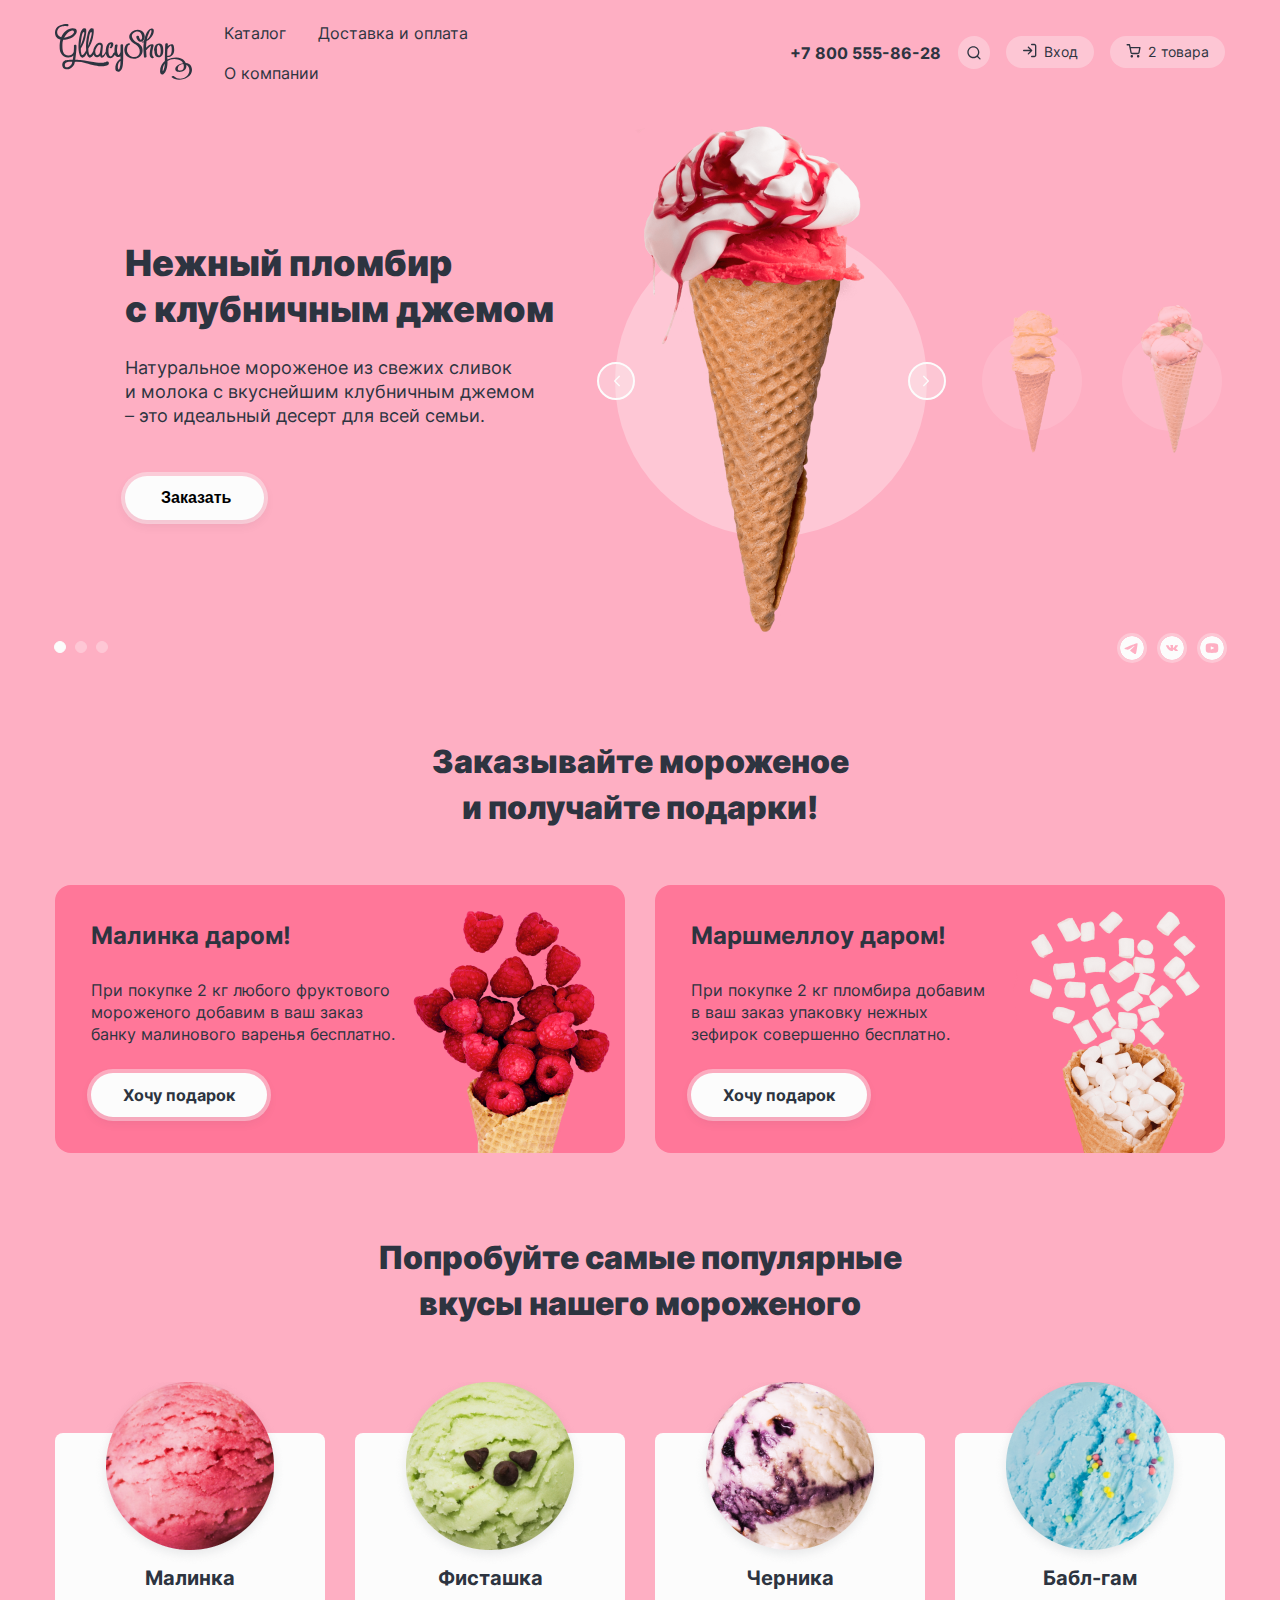
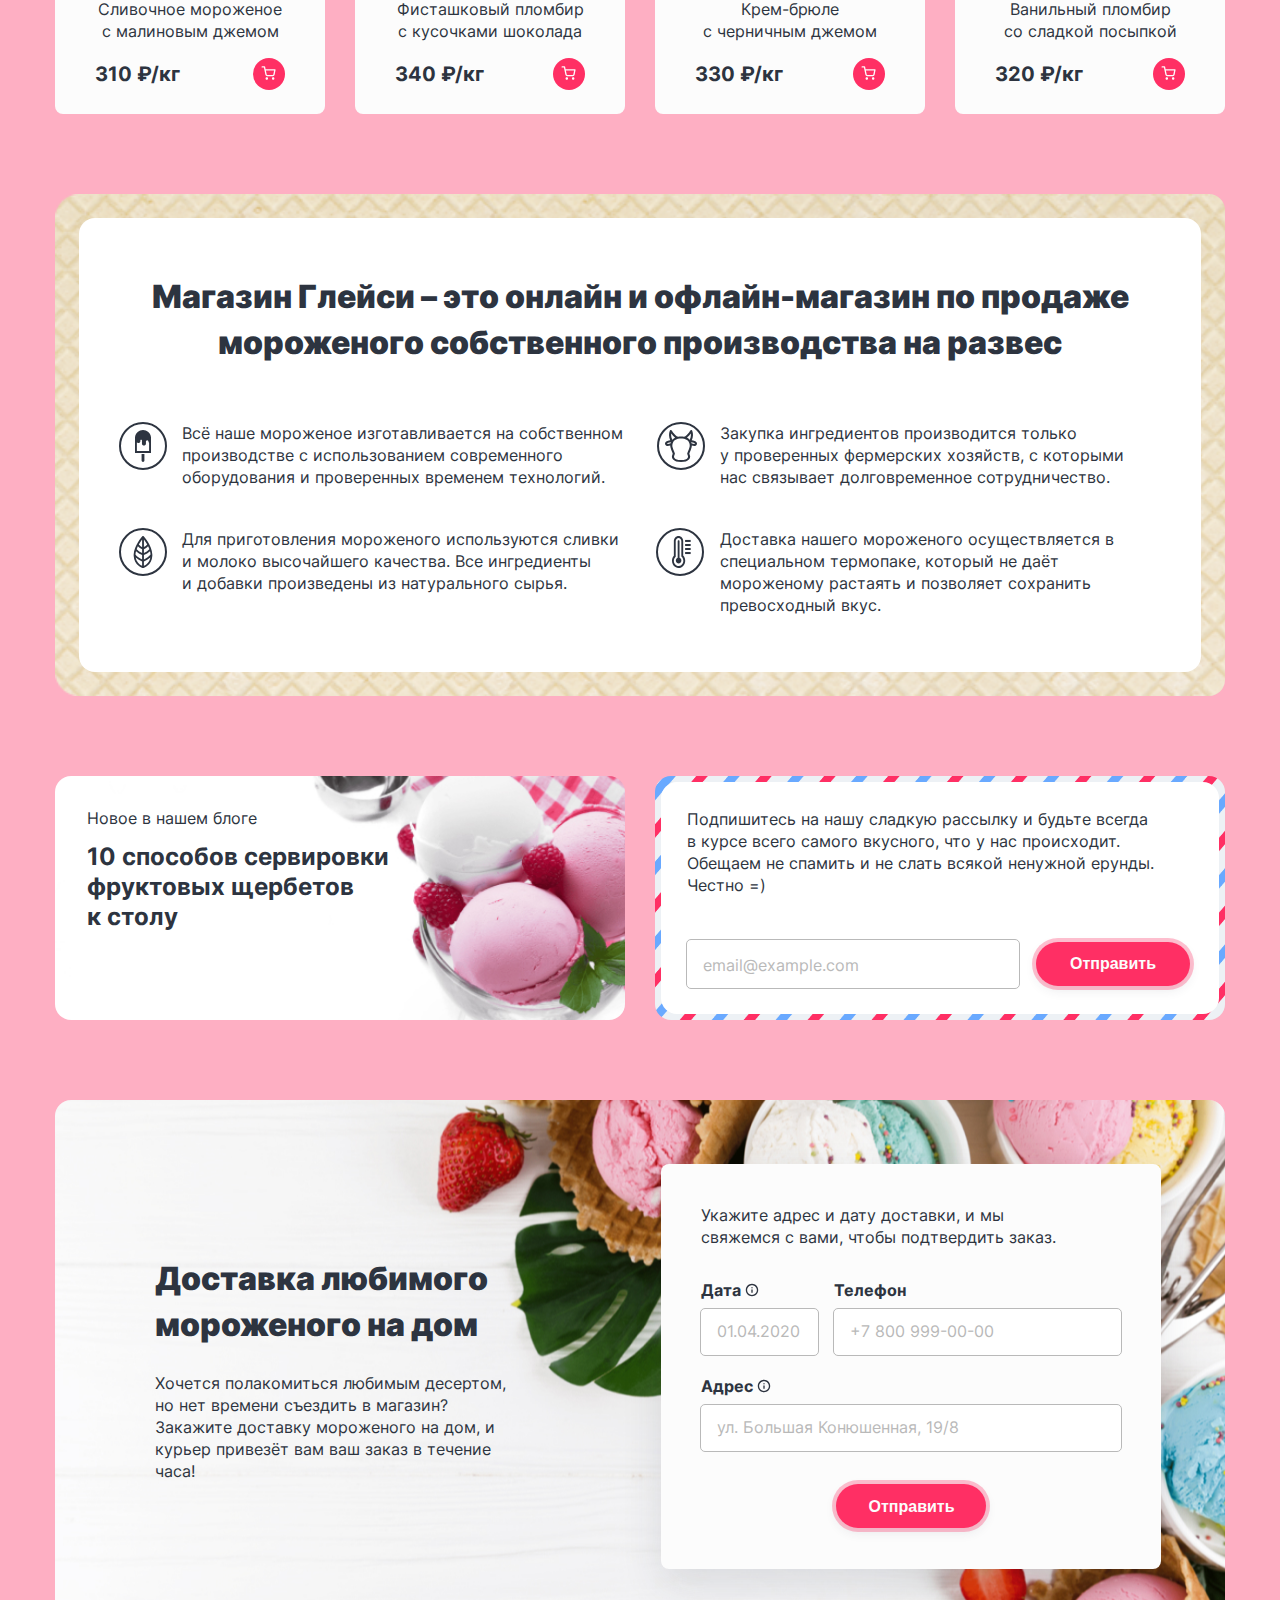
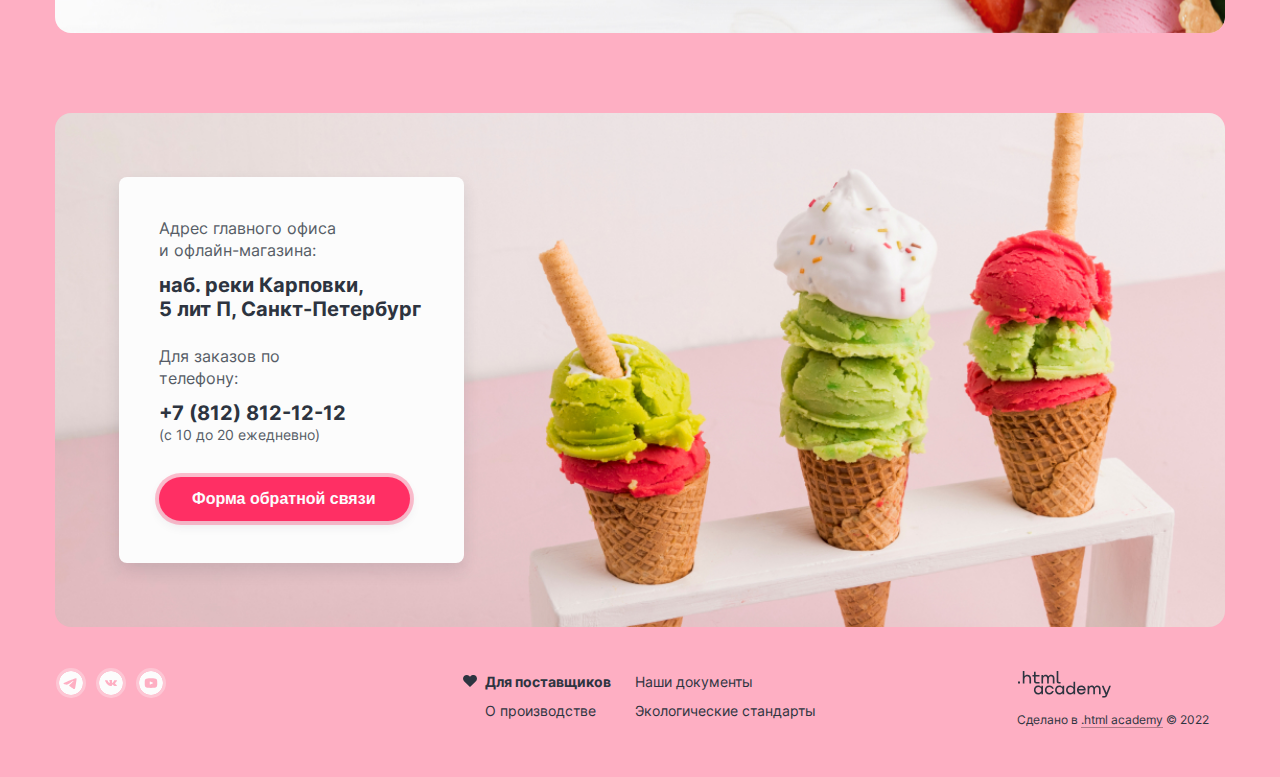
<file: index.html>
<!DOCTYPE html>
<html lang="ru">
  <head>
    <meta charset="utf-8">
    <title>HTML Academy: Глейси</title>
    <link rel="stylesheet" href="./styles/styles.css">
    <link rel="icon" href="favicon.ico">
    <link rel="icon" type="image/png" href="./images/favicon.png">
  </head>
  <body class="page">

    <!-- Блок header -->
    <header class="header">
      <a class="header__logo-link" href="#">
        <img class="header__logo" src="./images/header-logo.svg" alt="Логотип 'Gllacy shop'." width="137" height="56">
      </a>

      <!-- Навигация по сайту -->
      <nav class="header__navigation">
        <ul class="header__navigation-list">
          <li class="header__navigation-item header__navigation-catalog">
            <a class="header__navigation-link" href="catalog.html">Каталог</a>

            <!-- Подменю -->
            <ul class="header__submenu">
              <li class="header__submenu-item_new"><a class="header__submenu-link" href="#">Новинки</a></li>
              <li class="header__submenu-item"><a class="header__submenu-link" href="#">Сливочное</a></li>
              <li class="header__submenu-item"><a class="header__submenu-link" href="#">Щербеты</a></li>
              <li class="header__submenu-item"><a class="header__submenu-link" href="#">Фруктовый лед</a></li>
              <li class="header__submenu-item"><a class="header__submenu-link" href="#">Мелорин</a></li>
            </ul>

          </li>
          <li class="header__navigation-item">
            <a class="header__navigation-link" href="#">Доставка и оплата</a>
          </li>
          <li class="header__navigation-item">
            <a class="header__navigation-link" href="#">О компании</a>
          </li>
        </ul>
      </nav>
      <a class="header__telefone-link" href="tel:88005558628">+7 800 555-86-28</a>

      <!-- Пользовательская навигация -->
      <nav class="header__user-navigation">

        <ul class="header__user-navigation-list">

          <li class="header__user-navigation-item">
            <a class="header__user-navigation-link header__search-link" href="#">
              <svg class="header__link-icon_search" aria-hidden="true" focusable="false" width="16" height="17" viewBox="0 0 16 17" fill="none" xmlns="http://www.w3.org/2000/svg">
                <path fill-rule="evenodd" clip-rule="evenodd" d="M2.66329 8.18794C2.66329 5.61061 4.75263 3.52128 7.32996 3.52128C9.90729
                3.52128 11.9966 5.61061 11.9966 8.18794C11.9966 9.44522 11.4994 10.5864 10.6909 11.4255C10.6681 11.443 10.6461 11.4623 10.6252
                11.4832C10.6043 11.5041 10.585 11.5261 10.5675 11.5489C9.72835 12.3574 8.58722 12.8546 7.32996 12.8546C4.75263 12.8546 2.66329
                10.7653 2.66329 8.18794ZM11.0751 12.8759C10.0486 13.697 8.74662 14.1879 7.32996 14.1879C4.01625 14.1879 1.32996 11.5017 1.32996
                8.18794C1.32996 4.87423 4.01625 2.18794 7.32996 2.18794C10.6437 2.18794 13.33 4.87423 13.33 8.18794C13.33 9.60463 12.839 10.9066
                12.0179 11.9331L14.468 14.3832C14.7284 14.6436 14.7284 15.0657 14.468 15.326C14.2077 15.5864 13.7855 15.5864 13.5252 15.326L11.0751
                12.8759Z"/>
              </svg>
            </a>

            <!-- Поле ввода для поиска по сайту -->
            <form class="search-input__form" action="https://echo.htmlacademy.ru/" method="post">
              <label class="visually-hidden" for="search-input">Поле ввода для поиска по сайту.</label>
              <input class="search-input input" type="text" id="search-input" name="search-input" placeholder="Поиск по сайту">
            </form>

          </li>

          <li class="header__user-navigation-item">
            <a class="header__user-navigation-link header__login-link" href="#">
              <svg class="header__link-icon_login" aria-hidden="true" focusable="false" width="16" height="17" viewBox="0 0 16 17" fill="none" xmlns="http://www.w3.org/2000/svg">
                <path fill-rule="evenodd" clip-rule="evenodd" d="M9 2.52461C9 2.15642 9.29848 1.85794 9.66667 1.85794H12.3333C12.8638 1.85794 13.3725
                2.06865 13.7475 2.44373C14.1226 2.8188 14.3333 3.32751 14.3333 3.85794V13.1913C14.3333 13.7217 14.1226 14.2304 13.7475 14.6055C13.3725
                14.9806 12.8638 15.1913 12.3333 15.1913H9.66667C9.29848 15.1913 9 14.8928 9 14.5246C9 14.1564 9.29848 13.8579 9.66667 13.8579H12.3333C12.5101
                13.8579 12.6797 13.7877 12.8047 13.6627C12.9298 13.5377 13 13.3681 13 13.1913V3.85794C13 3.68113 12.9298 3.51156 12.8047 3.38654C12.6797
                3.26151 12.5101 3.19127 12.3333 3.19127H9.66667C9.29848 3.19127 9 2.8928 9 2.52461ZM5.86189 4.71987C6.12224 4.45952 6.54435 4.45952 6.8047
                4.71987L10.1338 8.04897C10.1509 8.06579 10.1671 8.08353 10.1824 8.1021C10.2142 8.1409 10.2411 8.18246 10.2628 8.22589C10.3079 8.31575 10.3333
                8.41721 10.3333 8.52461C10.3333 8.63323 10.3074 8.73579 10.2613 8.8264C10.241 8.86635 10.2164 8.90469 10.1876 8.94072C10.1708 8.96172 10.1527
                8.98169 10.1335 9.0005L6.8047 12.3293C6.54435 12.5897 6.12224 12.5897 5.86189 12.3293C5.60154 12.069 5.60154 11.6469 5.86189 11.3865L8.05715
                9.19127H1.66667C1.29848 9.19127 1 8.8928 1 8.52461C1 8.15642 1.29848 7.85794 1.66667 7.85794H8.05715L5.86189 5.66268C5.60154 5.40233 5.60154
                4.98022 5.86189 4.71987Z"/>
              </svg>Вход
            </a>

            <!-- Модальное окно авторизации -->
            <div class="login-popup">
              <h2 class="login-popup__title">Личный кабинет</h2>
              <form class="login-popup__form" action="https://echo.htmlacademy.ru/" method="post">
                <label class="visually-hidden" for="login-input">Поле ввода логина.</label>
                <input class="login-popup__input_login input" type="email" name="login-input" id="login-input" placeholder="email@example.com" required>
                <label class="visually-hidden" for="password-input">Поле ввода пароля.</label>
                <input class="login-popup__input_password input" type="password" name="password-input" id="password-input" placeholder="******" required>

                <div class="login-popup__button-and-link-container">
                  <button class="login-popup__button button_color_pink" type="submit">Войти</button>
                  <div class="login-popup__link-container">
                    <a class="login-popup__link" href="#">Забыли пароль?</a>
                    <a class="login-popup__link" href="#">Регистрация</a>
                  </div>
                </div>
              </form>
            </div>

          </li>

          <li class="header__user-navigation-item">
            <a class="header__user-navigation-link header__basket-link" href="#">
              <svg class="header__link-icon_basket" aria-hidden="true" focusable="false" width="16" height="17" viewBox="0 0 16 17" fill="none" xmlns="http://www.w3.org/2000/svg">
                <path fill-rule="evenodd" clip-rule="evenodd" d="M1.16667 2.10794C0.798477 2.10794 0.5 2.40642 0.5 2.77461C0.5 3.1428 0.798477 3.44127 1.16667
                3.44127H2.93794L3.40537 5.77666C3.40821 5.79461 3.41176 5.81232 3.416 5.82976L4.38338 10.6631L4.3835 10.6637C4.46706 11.0837 4.69562 11.4609
                5.02921 11.7295C5.36111 11.9967 5.77595 12.1393 6.20183 12.1328H11.8225C12.2484 12.1393 12.6633 11.9967 12.9952 11.7295C13.3289 11.4608 13.5575
                11.0833 13.641 10.6631L13.641 10.6631L13.642 10.6581L14.5691 5.79666C14.6063 5.60149 14.5545 5.39989 14.4279 5.24681C14.3012 5.09372 14.1129
                5.00511 13.9142 5.00511H4.61072L4.1381 2.64377C4.07574 2.3322 3.80215 2.10794 3.4844 2.10794H1.16667ZM5.69098 10.4024L4.87759 6.33844H13.1084L12.3328
                10.4053C12.31 10.5178 12.2485 10.6188 12.1591 10.6909C12.0691 10.7633 11.9565 10.8018 11.841 10.7996L11.841 10.7994H11.8282H6.19614V10.7993L6.18337
                10.7996C6.06787 10.8018 5.95528 10.7633 5.8653 10.6909C5.77531 10.6184 5.71368 10.5166 5.69117 10.4033L5.69098 10.4024ZM4.55739 14.3634C4.55739
                13.6754 5.1151 13.1177 5.80307 13.1177C6.49105 13.1177 7.04876 13.6754 7.04876 14.3634C7.04876 15.0513 6.49105 15.6091 5.80307 15.6091C5.1151 15.6091
                4.55739 15.0513 4.55739 14.3634ZM10.9307 14.3634C10.9307 13.6754 11.4884 13.1177 12.1764 13.1177C12.8644 13.1177 13.4221 13.6754 13.4221 14.3634C13.4221
                15.0513 12.8644 15.6091 12.1764 15.6091C11.4884 15.6091 10.9307 15.0513 10.9307 14.3634Z"/>
              </svg>
              <span class="header__basket-counter">2</span>товара
            </a>

            <!-- Корзина -->
            <div class="basket">
              <h2 class="basket__title">Корзина</h2>
              <ul class="basket__list">

                <li class="basket__item">
                  <a class="basket__item-link" href="#">
                    <img class="basket__item-image" width="51" height="51" src="./images/catalog-raspberry.png" alt="Малиновое мороженое.">
                    <div class="basket__item-container">
                      <h3 class="basket__item-title">Малинка</h3>
                      <span class="basket__item-amount">1 кг х 310 &#8381;</span>
                    </div>
                  </a>
                  <span class="basket__item-price">310 &#8381;</span>
                  <button class="basket__close-button" type="button">
                    <span class="visually-hidden">Удалить товар из корзины.</span>
                  </button>
                </li>

                <li class="basket__item">
                  <a class="basket__item-link" href="#">
                    <img class="basket__item-image" width="51" height="51" src="./images/catalog-bubble-gum.png" alt="Мороженое бабл-гам.">
                    <div class="basket__item-container">
                      <h3 class="basket__item-title">Бабл-гам</h3>
                      <span class="basket__item-amount">1,5 кг х 320 &#8381;</span>
                    </div>
                  </a>
                  <span class="basket__item-price">480 &#8381;</span>
                  <button class="basket__close-button" type="button">
                    <span class="visually-hidden">Удалить товар из корзины.</span>
                  </button>
                </li>

              </ul>

              <div class="basket__button-container">
                <button class="basket__button button_color_pink" type="button">Оформить заказ</button>
                <span class="basket__totlal-price">Итого: 790 ₽</span>
              </div>

            </div>

          </li>

        </ul>

      </nav>
    </header>

    <!-- Контентная часть страницы -->
    <main class="main">

      <!-- Блок со слайдером -->
      <section class="slider">

        <div class="slider__container">

          <!-- Левая часть слайдера с текстом -->
          <ul class="slider__part_left">

            <!-- Необходимо использовать класс slider__item_hidden, что бы "листать" слайд -->
            <li class="slider__text-item">
              <h1 class="slider__title">Нежный пломбир <br>с клубничным джемом</h1>
              <p class="slider__description">Натуральное мороженое из свежих сливок <br>и молока с вкуснейшим клубничным джемом – это идеальный десерт для всей семьи.</p>
              <button class="slider__button-order" type="submit">Заказать</button>
            </li>

            <li class="slider__text-item slider__item_hidden">
              <h1 class="slider__title">Сливочное мороженое со вкусом банана</h1>
              <p class="slider__description">Сливочное мороженое с ярким банановым вкусом подарит вам свежесть и наслаждение даже в самый жаркий летний день.</p>
              <button class="slider__button-order" type="submit">Заказать</button>
            </li>

            <li class="slider__text-item slider__item_hidden">
              <h1 class="slider__title">Карамельный пломбир <br>с маршмеллоу</h1>
              <p class="slider__description">Необычный сладкий десерт с карамельным топпингом и кусочками зефира завоюет сердца сладкоежек всех возрастов.</p>
              <button class="slider__button-order" type="submit">Заказать</button>
            </li>

          </ul>

          <!-- Правая часть слайдера с картинками -->
          <ul class="slider__part_right">

            <!-- Чтобы менять порядковый номер картинок и их размер, необходимо использовать следующие классы:
            slider__first-item и slider__first-image для тегов li и img соотвественно для ПЕРВОЙ БОЛЬШОЙ КАРТИНКИ,
            slider__second-item и slider__second-image для тегов li и img соотвественно для ВТОРОЙ МАЛЕНЬКОЙ КАРТИНКИ,
            slider__third-item и slider__third-image для тегов li и img соотвественно для ТРЕТЬЕЙ МАЛЕНЬКОЙ КАРТИНКИ.
            Также необходимо убрать класс slider__item_hidden, чтобы показывать кнопки скролла для картинки с классом slider__first-image
            и скрывать для картинок с классами slider__second-image и slider__third-image -->

            <!-- Первая картинка -->
            <li class="slider__first-item">

              <button class="slider__button-scroll button_scroll-left" type="button">
                <svg aria-hidden="true" focusable="false" width="7" height="12" viewBox="0 0 7 12" fill="none" xmlns="http://www.w3.org/2000/svg">
                  <path fill-rule="evenodd" clip-rule="evenodd" d="M5.86474 11.1352C6.12443 11.3949 6.54549 11.3949 6.80519 11.1352C7.06489 10.8755 7.06489 10.4545
                  6.80519 10.1948L2.60391 5.99351L6.80523 1.79219C7.06492 1.53249 7.06492 1.11144 6.80522 0.85174C6.54553 0.592042 6.12447 0.592042 5.86477 0.85174L1.19606
                  5.52045C1.19511 5.52139 1.19417 5.52233 1.19322 5.52328C0.933522 5.78298 0.933522 6.20403 1.19322 6.46373L5.86474 11.1352Z" fill="#FCFCFC"/>
                </svg>
              </button>

              <img class="slider__first-image" width="306" height="507" src="./images/slider-ice-strawberry.png" alt="Фото пломбира с клубничным джемом.">

              <button class="slider__button-scroll button_scroll-right" type="button">
                <svg aria-hidden="true" focusable="false" width="7" height="12" viewBox="0 0 7 12" fill="none" xmlns="http://www.w3.org/2000/svg">
                  <path fill-rule="evenodd" clip-rule="evenodd" d="M5.86474 11.1352C6.12443 11.3949 6.54549 11.3949 6.80519 11.1352C7.06489 10.8755 7.06489 10.4545
                  6.80519 10.1948L2.60391 5.99351L6.80523 1.79219C7.06492 1.53249 7.06492 1.11144 6.80522 0.85174C6.54553 0.592042 6.12447 0.592042 5.86477 0.85174L1.19606
                  5.52045C1.19511 5.52139 1.19417 5.52233 1.19322 5.52328C0.933522 5.78298 0.933522 6.20403 1.19322 6.46373L5.86474 11.1352Z" fill="#FCFCFC"/>
                </svg>
              </button>

            </li>

            <!-- Вторая картинка -->
            <li class="slider__second-item">

              <button class="slider__button-scroll button_scroll-left slider__item_hidden" type="button">
                <svg aria-hidden="true" focusable="false" width="7" height="12" viewBox="0 0 7 12" fill="none" xmlns="http://www.w3.org/2000/svg">
                  <path fill-rule="evenodd" clip-rule="evenodd" d="M5.86474 11.1352C6.12443 11.3949 6.54549 11.3949 6.80519 11.1352C7.06489 10.8755 7.06489 10.4545
                  6.80519 10.1948L2.60391 5.99351L6.80523 1.79219C7.06492 1.53249 7.06492 1.11144 6.80522 0.85174C6.54553 0.592042 6.12447 0.592042 5.86477 0.85174L1.19606
                  5.52045C1.19511 5.52139 1.19417 5.52233 1.19322 5.52328C0.933522 5.78298 0.933522 6.20403 1.19322 6.46373L5.86474 11.1352Z" fill="#FCFCFC"/>
                </svg>
              </button>

              <img class="slider__second-image" width="306" height="507" src="./images/slider-ice-banana.png" alt="Фото сливочного мороженого со вкусом банана.">

              <button class="slider__button-scroll button_scroll-right slider__item_hidden" type="button">
                <svg aria-hidden="true" focusable="false" width="7" height="12" viewBox="0 0 7 12" fill="none" xmlns="http://www.w3.org/2000/svg">
                  <path fill-rule="evenodd" clip-rule="evenodd" d="M5.86474 11.1352C6.12443 11.3949 6.54549 11.3949 6.80519 11.1352C7.06489 10.8755 7.06489 10.4545
                  6.80519 10.1948L2.60391 5.99351L6.80523 1.79219C7.06492 1.53249 7.06492 1.11144 6.80522 0.85174C6.54553 0.592042 6.12447 0.592042 5.86477 0.85174L1.19606
                  5.52045C1.19511 5.52139 1.19417 5.52233 1.19322 5.52328C0.933522 5.78298 0.933522 6.20403 1.19322 6.46373L5.86474 11.1352Z" fill="#FCFCFC"/>
                </svg>
              </button>

            </li>

            <!-- Третья картинка -->
            <li class="slider__third-item">

              <button class="slider__button-scroll button_scroll-left slider__item_hidden" type="button">
               <svg aria-hidden="true" focusable="false" width="7" height="12" viewBox="0 0 7 12" fill="none" xmlns="http://www.w3.org/2000/svg">
                  <path fill-rule="evenodd" clip-rule="evenodd" d="M5.86474 11.1352C6.12443 11.3949 6.54549 11.3949 6.80519 11.1352C7.06489 10.8755 7.06489 10.4545
                  6.80519 10.1948L2.60391 5.99351L6.80523 1.79219C7.06492 1.53249 7.06492 1.11144 6.80522 0.85174C6.54553 0.592042 6.12447 0.592042 5.86477 0.85174L1.19606
                  5.52045C1.19511 5.52139 1.19417 5.52233 1.19322 5.52328C0.933522 5.78298 0.933522 6.20403 1.19322 6.46373L5.86474 11.1352Z" fill="#FCFCFC"/>
                </svg>
              </button>

              <img class="slider__third-image" width="306" height="507" src="./images/slider-ice-caramel.png" alt="Фото карамельного пломбира с маршмеллоу.">

              <button class="slider__button-scroll button_scroll-right slider__item_hidden" type="button">
                <svg aria-hidden="true" focusable="false" width="7" height="12" viewBox="0 0 7 12" fill="none" xmlns="http://www.w3.org/2000/svg">
                  <path fill-rule="evenodd" clip-rule="evenodd" d="M5.86474 11.1352C6.12443 11.3949 6.54549 11.3949 6.80519 11.1352C7.06489 10.8755 7.06489 10.4545
                  6.80519 10.1948L2.60391 5.99351L6.80523 1.79219C7.06492 1.53249 7.06492 1.11144 6.80522 0.85174C6.54553 0.592042 6.12447 0.592042 5.86477 0.85174L1.19606
                  5.52045C1.19511 5.52139 1.19417 5.52233 1.19322 5.52328C0.933522 5.78298 0.933522 6.20403 1.19322 6.46373L5.86474 11.1352Z" fill="#FCFCFC"/>
                </svg>
              </button>

            </li>

          </ul>

        </div>

        <!-- Контейнер для пагинации и иконок социальнх сетей -->
        <div class="slider__pagination-and-socnetworks-container">

          <!-- Пагинация для слайдера -->
          <div class="slider__pagination-conteiner">
            <button class="slider__button-dot slider__button-active" type="button">
              <span class="visually-hidden">1 слайд.</span>
            </button>
            <button class="slider__button-dot" type="button">
              <span class="visually-hidden">2 слайд.</span>
            </button>
            <button class="slider__button-dot" type="button">
              <span class="visually-hidden">3 слайд.</span>
            </button>
          </div>

          <!-- Блок с иконками социальных сетей -->
          <ul class="socnetworks">

            <li class="socnetworks-item">
              <a class="socnetworks-link" href="https://t.me/s/htmlacademy">
                <svg class="socnetworks-icon" aria-hidden="true" focusable="false" width="24" height="24" viewBox="0 0 24 24" fill="none" xmlns="http://www.w3.org/2000/svg">
                  <path class="socnetworks-path" fill-rule="evenodd" clip-rule="evenodd" d="M24 12C24 18.627 18.627 24 12 24C5.373 24 0 18.627 0 12C0 5.373 5.373 0 12 0C18.627 0 24 5.373 24 12ZM12.43 8.859C11.263 9.344 8.93 10.349 5.432 11.873C4.864
                  12.099 4.566 12.32 4.539 12.536C4.493 12.902 4.951 13.046 5.573 13.241C5.658 13.268 5.746 13.295 5.836 13.325C6.449 13.524 7.273 13.757 7.701 13.766C8.09 13.774 8.524 13.614 9.003 13.286C12.271 11.079 13.958
                  9.964 14.064 9.94C14.139 9.923 14.243 9.901 14.313 9.964C14.383 10.026 14.376 10.144 14.369 10.176C14.323 10.369 12.529 12.038 11.599 12.902C11.309 13.171 11.104 13.362 11.062 13.406C10.968 13.503 10.872 13.596
                  10.78 13.685C10.21 14.233 9.784 14.645 10.804 15.317C11.294 15.64 11.686 15.907 12.077 16.173C12.504 16.464 12.93 16.754 13.482 17.116C13.622 17.208 13.756 17.303 13.887 17.396C14.384 17.751 14.831 18.069 15.383
                  18.019C15.703 17.989 16.035 17.688 16.203 16.789C16.6 14.663 17.382 10.059 17.563 8.161C17.574 8.00341 17.5673 7.84509 17.543 7.689C17.5284 7.56293 17.4671 7.44693 17.371 7.364C17.228 7.247 17.006 7.222 16.906
                  7.224C16.455 7.232 15.763 7.473 12.43 8.859V8.859Z" fill="currentColor"/>
                </svg>
              </a>
            </li>

            <li class="socnetworks-item">
              <a class="socnetworks-link" href="https://vk.com/htmlacademy">
                <svg class="socnetworks-icon" aria-hidden="true" focusable="false" width="24" height="24" viewBox="0 0 24 24" fill="none" xmlns="http://www.w3.org/2000/svg">
                  <path class="socnetworks-path" fill-rule="evenodd" clip-rule="evenodd" d="M24 12C24 18.6274 18.6274 24 12 24C5.37258 24 0 18.6274 0 12C0 5.37258 5.37258 0 12 0C18.6274 0 24 5.37258 24 12ZM12.5884
                  14.9749H11.8711C11.8711 14.9749 10.2885 15.0584 8.89479 13.7867C7.37486 12.3995 6.03249 9.64702 6.03249 9.64702C6.03249 9.64702 5.95511 9.46654 6.03917 9.3793C6.13366 9.28121 6.39106 9.27493 6.39106
                  9.27493L8.10567 9.26508C8.10567 9.26508 8.26727 9.28878 8.38294 9.36317C8.47824 9.42457 8.53167 9.53936 8.53167 9.53936C8.53167 9.53936 8.80878 10.1536 9.17581 10.7093C9.89212 11.7942 10.2258 12.0315
                  10.469 11.9152C10.8233 11.7458 10.7171 10.3816 10.7171 10.3816C10.7171 10.3816 10.7236 9.88646 10.5387 9.66601C10.3955 9.4951 10.1254 9.44527 10.0062 9.43128C9.90971 9.42 10.0681 9.22367 10.2733
                  9.13558C10.5819 9.00308 11.1268 8.99551 11.7706 9.00136C12.2722 9.00579 12.4165 9.0332 12.6127 9.07475C13.0677 9.17105 13.0536 9.47963 13.0229 10.1454C13.0138 10.3444 13.0032 10.5752 13.0032 10.8418C13.0032
                  10.9018 13.0012 10.9657 12.9991 11.0315C12.9885 11.3725 12.9763 11.7629 13.2324 11.908C13.3637 11.9822 13.6849 11.9191 14.4884 10.7233C14.8693 10.1566 15.1549 9.49024 15.1549 9.49024C15.1549 9.49024 15.2173
                  9.37145 15.3142 9.32048C15.4134 9.26851 15.5472 9.2845 15.5472 9.2845L17.3515 9.27465C17.3515 9.27465 17.8937 9.21796 17.9815 9.43242C18.0735 9.65758 17.7788 10.1833 17.0417 11.0444C16.3463 11.8567 16.006
                  12.1587 16.0328 12.4236C16.0527 12.6198 16.2739 12.7957 16.7015 13.1436C17.5897 13.8661 17.8264 14.2455 17.8827 14.3357C17.8872 14.343 17.8906 14.3484 17.893 14.3519C18.2905 14.9296 17.4522 14.9749 17.4522
                  14.9749L15.8497 14.9944C15.8497 14.9944 15.5053 15.0543 15.0521 14.7814C14.8151 14.6388 14.5833 14.406 14.3626 14.1842C14.0251 13.8451 13.7131 13.5316 13.4469 13.6056C13.0002 13.7298 13.0143 14.5734 13.0143
                  14.5734C13.0143 14.5734 13.0175 14.7536 12.9157 14.8495C12.8051 14.954 12.5884 14.9749 12.5884 14.9749Z" fill="currentColor"/>
                </svg>
              </a>
            </li>

            <li class="socnetworks-item">
              <a class="socnetworks-link" href="https://www.youtube.com/channel/UChUxTMjJGo-JDRY8pNTGL2g">
                <svg class="socnetworks-icon" aria-hidden="true" focusable="false" width="24" height="24" viewBox="0 0 24 24" fill="none" xmlns="http://www.w3.org/2000/svg">
                  <path class="socnetworks-path" d="M14.0038 11.7913L11.1963 10.4813C10.9513 10.3675 10.75 10.495 10.75 10.7662V13.2338C10.75 13.505 10.9513 13.6325 11.1963 13.5188L14.0025 12.2088C14.2488 12.0938 14.2488
                  11.9063 14.0038 11.7913ZM12 0C5.3725 0 0 5.3725 0 12C0 18.6275 5.3725 24 12 24C18.6275 24 24 18.6275 24 12C24 5.3725 18.6275 0 12 0ZM12 16.875C5.8575 16.875 5.75 16.3213 5.75 12C5.75 7.67875 5.8575 7.125
                  12 7.125C18.1425 7.125 18.25 7.67875 18.25 12C18.25 16.3213 18.1425 16.875 12 16.875Z" fill="currentColor"/>
                </svg>
              </a>
            </li>

          </ul>

        </div>

      </section>

      <!-- Блок presents -->
      <section class="presents">
        <h2 class="presents__title">Заказывайте мороженое и получайте подарки!</h2>
        <ul class="presents__list">
          <li class="presents__card">
            <h3 class="presents__card-title">Малинка даром!</h3>
            <p class="presents__card-text">При покупке 2 кг любого фруктового мороженого добавим в ваш заказ банку малинового варенья бесплатно.</p>
            <a class="presents__card-link" href="#">Хочу подарок</a>
          </li>
          <li class="presents__card">
            <h3 class="presents__card-title">Маршмеллоу даром!</h3>
            <p class="presents__card-text">При покупке 2 кг пломбира добавим в ваш заказ упаковку нежных зефирок совершенно бесплатно.</p>
            <a class="presents__card-link" href="#">Хочу подарок</a>
          </li>
        </ul>
      </section>

      <!-- Блок catalog -->
      <section class="catalog">
        <h2 class="catalog__title">Попробуйте самые популярные вкусы нашего мороженого</h2>

        <ul class="catalog__list">

          <li class="catalog__card">
            <img class="catalog__card-image" width="192" height="184" src="./images/catalog-raspberry.png" alt="Малиновое мороженое.">
            <h3 class="catalog__card-title">Малинка</h3>
            <p class="catalog__card-text">Сливочное мороженое с малиновым джемом</p>
            <div class="catalog__price-container">
              <span class="catalog__card-price">310 ₽/кг</span>
              <button class="catalog__card-basket" type="submit">
                <svg class="catalog__card-basket-svg" aria-hidden="true" focusable="false" width="16" height="16" viewBox="0 0 16 16" fill="none" xmlns="http://www.w3.org/2000/svg">
                  <path fill-rule="evenodd" clip-rule="evenodd" d="M1.16667 1.25C0.798477 1.25 0.5 1.54848 0.5 1.91667C0.5 2.28486 0.798477 2.58333
                  1.16667 2.58333H2.93794L3.40537 4.91872C3.40821 4.93667 3.41176 4.95438 3.416 4.97182L4.38338 9.80515L4.3835 9.80571C4.46706 10.2257
                  4.69562 10.603 5.02921 10.8715C5.36111 11.1387 5.77595 11.2813 6.20183 11.2748H11.8225C12.2484 11.2813 12.6633 11.1387 12.9952
                  10.8715C13.3289 10.6029 13.5575 10.2254 13.641 9.80515L13.641 9.80515L13.642 9.80016L14.5691 4.93872C14.6063 4.74355 14.5545
                  4.54195 14.4279 4.38887C14.3012 4.23578 14.1129 4.14716 13.9142 4.14716H4.61072L4.1381 1.78583C4.07574 1.47426 3.80215 1.25
                  3.4844 1.25H1.16667ZM5.69098 9.54444L4.87759 5.4805H13.1084L12.3328 9.54736C12.31 9.65988 12.2485 9.7609 12.1591 9.83291C12.0691
                  9.90535 11.9565 9.94383 11.841 9.94162L11.841 9.94149H11.8282H6.19614V9.94137L6.18337 9.94162C6.06787 9.94383 5.95528 9.90535 5.8653
                  9.83291C5.77531 9.76048 5.71368 9.6587 5.69117 9.5454L5.69098 9.54444ZM4.55739 13.5054C4.55739 12.8175 5.1151 12.2597 5.80307
                  12.2597C6.49105 12.2597 7.04876 12.8175 7.04876 13.5054C7.04876 14.1934 6.49105 14.7511 5.80307 14.7511C5.1151 14.7511 4.55739
                  14.1934 4.55739 13.5054ZM10.9307 13.5054C10.9307 12.8175 11.4884 12.2597 12.1764 12.2597C12.8644 12.2597 13.4221 12.8175 13.4221
                  13.5054C13.4221 14.1934 12.8644 14.7511 12.1764 14.7511C11.4884 14.7511 10.9307 14.1934 10.9307 13.5054Z"/>
                </svg>
              </button>
            </div>
          </li>

          <li class="catalog__card">
            <img class="catalog__card-image" width="192" height="184" src="./images/catalog-pistachio.png" alt="Фисташковое мороженое.">
            <h3 class="catalog__card-title">Фисташка</h3>
            <p class="catalog__card-text">Фисташковый пломбир с кусочками шоколада</p>
            <div class="catalog__price-container">
              <span class="catalog__card-price">340 ₽/кг</span>
              <button class="catalog__card-basket" type="submit">
                <svg aria-hidden="true" focusable="false" width="16" height="16" viewBox="0 0 16 16" fill="none" xmlns="http://www.w3.org/2000/svg">
                  <path class="catalog__card-basket-svg" fill-rule="evenodd" clip-rule="evenodd" d="M1.16667 1.25C0.798477 1.25 0.5 1.54848 0.5 1.91667C0.5 2.28486 0.798477 2.58333
                  1.16667 2.58333H2.93794L3.40537 4.91872C3.40821 4.93667 3.41176 4.95438 3.416 4.97182L4.38338 9.80515L4.3835 9.80571C4.46706 10.2257
                  4.69562 10.603 5.02921 10.8715C5.36111 11.1387 5.77595 11.2813 6.20183 11.2748H11.8225C12.2484 11.2813 12.6633 11.1387 12.9952
                  10.8715C13.3289 10.6029 13.5575 10.2254 13.641 9.80515L13.641 9.80515L13.642 9.80016L14.5691 4.93872C14.6063 4.74355 14.5545
                  4.54195 14.4279 4.38887C14.3012 4.23578 14.1129 4.14716 13.9142 4.14716H4.61072L4.1381 1.78583C4.07574 1.47426 3.80215 1.25
                  3.4844 1.25H1.16667ZM5.69098 9.54444L4.87759 5.4805H13.1084L12.3328 9.54736C12.31 9.65988 12.2485 9.7609 12.1591 9.83291C12.0691
                  9.90535 11.9565 9.94383 11.841 9.94162L11.841 9.94149H11.8282H6.19614V9.94137L6.18337 9.94162C6.06787 9.94383 5.95528 9.90535 5.8653
                  9.83291C5.77531 9.76048 5.71368 9.6587 5.69117 9.5454L5.69098 9.54444ZM4.55739 13.5054C4.55739 12.8175 5.1151 12.2597 5.80307
                  12.2597C6.49105 12.2597 7.04876 12.8175 7.04876 13.5054C7.04876 14.1934 6.49105 14.7511 5.80307 14.7511C5.1151 14.7511 4.55739
                  14.1934 4.55739 13.5054ZM10.9307 13.5054C10.9307 12.8175 11.4884 12.2597 12.1764 12.2597C12.8644 12.2597 13.4221 12.8175 13.4221
                  13.5054C13.4221 14.1934 12.8644 14.7511 12.1764 14.7511C11.4884 14.7511 10.9307 14.1934 10.9307 13.5054Z"/>
                </svg>
              </button>
            </div>
          </li>

          <li class="catalog__card">
            <img class="catalog__card-image" width="192" height="184" src="./images/catalog-blueberry.png" alt="Черничное мороженое.">
            <h3 class="catalog__card-title">Черника</h3>
            <p class="catalog__card-text">Крем-брюле <br>с черничным джемом</p>
            <div class="catalog__price-container">
              <span class="catalog__card-price">330 ₽/кг</span>
              <button class="catalog__card-basket" type="submit">
                <svg class="catalog__card-basket-svg" aria-hidden="true" focusable="false" width="16" height="16" viewBox="0 0 16 16" fill="none" xmlns="http://www.w3.org/2000/svg">
                  <path fill-rule="evenodd" clip-rule="evenodd" d="M1.16667 1.25C0.798477 1.25 0.5 1.54848 0.5 1.91667C0.5 2.28486 0.798477 2.58333
                  1.16667 2.58333H2.93794L3.40537 4.91872C3.40821 4.93667 3.41176 4.95438 3.416 4.97182L4.38338 9.80515L4.3835 9.80571C4.46706 10.2257
                  4.69562 10.603 5.02921 10.8715C5.36111 11.1387 5.77595 11.2813 6.20183 11.2748H11.8225C12.2484 11.2813 12.6633 11.1387 12.9952
                  10.8715C13.3289 10.6029 13.5575 10.2254 13.641 9.80515L13.641 9.80515L13.642 9.80016L14.5691 4.93872C14.6063 4.74355 14.5545
                  4.54195 14.4279 4.38887C14.3012 4.23578 14.1129 4.14716 13.9142 4.14716H4.61072L4.1381 1.78583C4.07574 1.47426 3.80215 1.25
                  3.4844 1.25H1.16667ZM5.69098 9.54444L4.87759 5.4805H13.1084L12.3328 9.54736C12.31 9.65988 12.2485 9.7609 12.1591 9.83291C12.0691
                  9.90535 11.9565 9.94383 11.841 9.94162L11.841 9.94149H11.8282H6.19614V9.94137L6.18337 9.94162C6.06787 9.94383 5.95528 9.90535 5.8653
                  9.83291C5.77531 9.76048 5.71368 9.6587 5.69117 9.5454L5.69098 9.54444ZM4.55739 13.5054C4.55739 12.8175 5.1151 12.2597 5.80307
                  12.2597C6.49105 12.2597 7.04876 12.8175 7.04876 13.5054C7.04876 14.1934 6.49105 14.7511 5.80307 14.7511C5.1151 14.7511 4.55739
                  14.1934 4.55739 13.5054ZM10.9307 13.5054C10.9307 12.8175 11.4884 12.2597 12.1764 12.2597C12.8644 12.2597 13.4221 12.8175 13.4221
                  13.5054C13.4221 14.1934 12.8644 14.7511 12.1764 14.7511C11.4884 14.7511 10.9307 14.1934 10.9307 13.5054Z"/>
                </svg>
              </button>
            </div>
          </li>

          <li class="catalog__card">
            <img class="catalog__card-image" width="192" height="184" src="./images/catalog-bubble-gum.png" alt="Мороженое бабл-гам.">
            <h3 class="catalog__card-title">Бабл-гам</h3>
            <p class="catalog__card-text">Ванильный пломбир <br>со сладкой посыпкой</p>
            <div class="catalog__price-container">
              <span class="catalog__card-price">320 ₽/кг</span>
              <button class="catalog__card-basket" type="submit">
                <svg class="catalog__card-basket-svg" aria-hidden="true" focusable="false" width="16" height="16" viewBox="0 0 16 16" fill="none" xmlns="http://www.w3.org/2000/svg">
                  <path fill-rule="evenodd" clip-rule="evenodd" d="M1.16667 1.25C0.798477 1.25 0.5 1.54848 0.5 1.91667C0.5 2.28486 0.798477 2.58333
                  1.16667 2.58333H2.93794L3.40537 4.91872C3.40821 4.93667 3.41176 4.95438 3.416 4.97182L4.38338 9.80515L4.3835 9.80571C4.46706 10.2257
                  4.69562 10.603 5.02921 10.8715C5.36111 11.1387 5.77595 11.2813 6.20183 11.2748H11.8225C12.2484 11.2813 12.6633 11.1387 12.9952
                  10.8715C13.3289 10.6029 13.5575 10.2254 13.641 9.80515L13.641 9.80515L13.642 9.80016L14.5691 4.93872C14.6063 4.74355 14.5545
                  4.54195 14.4279 4.38887C14.3012 4.23578 14.1129 4.14716 13.9142 4.14716H4.61072L4.1381 1.78583C4.07574 1.47426 3.80215 1.25
                  3.4844 1.25H1.16667ZM5.69098 9.54444L4.87759 5.4805H13.1084L12.3328 9.54736C12.31 9.65988 12.2485 9.7609 12.1591 9.83291C12.0691
                  9.90535 11.9565 9.94383 11.841 9.94162L11.841 9.94149H11.8282H6.19614V9.94137L6.18337 9.94162C6.06787 9.94383 5.95528 9.90535 5.8653
                  9.83291C5.77531 9.76048 5.71368 9.6587 5.69117 9.5454L5.69098 9.54444ZM4.55739 13.5054C4.55739 12.8175 5.1151 12.2597 5.80307
                  12.2597C6.49105 12.2597 7.04876 12.8175 7.04876 13.5054C7.04876 14.1934 6.49105 14.7511 5.80307 14.7511C5.1151 14.7511 4.55739
                  14.1934 4.55739 13.5054ZM10.9307 13.5054C10.9307 12.8175 11.4884 12.2597 12.1764 12.2597C12.8644 12.2597 13.4221 12.8175 13.4221
                  13.5054C13.4221 14.1934 12.8644 14.7511 12.1764 14.7511C11.4884 14.7511 10.9307 14.1934 10.9307 13.5054Z"/>
                </svg>
              </button>
            </div>
          </li>

        </ul>

      </section>

      <!-- Блок benefits -->
      <section class="benefits">
        <h2 class="benefits__title">Магазин Глейси – это онлайн и офлайн-магазин по продаже мороженого собственного производства на развес</h2>
        <ul class="benefits__list">
          <li class="benefits__item item_type_production">Всё наше мороженое изготавливается на собственном производстве с использованием современного оборудования и проверенных временем технологий.</li>
          <li class="benefits__item item_type_ingredients">Закупка ингредиентов производится только <br>у проверенных фермерских хозяйств, с которыми нас связывает долговременное сотрудничество.</li>
          <li class="benefits__item item_type_farmers">Для приготовления мороженого используются сливки и молоко высочайшего качества. Все ингредиенты <br>и добавки произведены из натурального сырья.</li>
          <li class="benefits__item item_type_dilivery">Доставка нашего мороженого осуществляется в специальном термопаке, который не даёт мороженому растаять и позволяет сохранить превосходный вкус.</li>
        </ul>
      </section>

      <!-- Блок с ссылкой на блог и предложением подписки -->
      <div class="subscription__wrapper">

        <!-- Карточка с ссылкой на блог -->
        <a class="article" href="#">
          <span class="article__notice">Новое в нашем блоге</span>
          <h2 class="article__title">10 способов сервировки фруктовых щербетов <br>к столу</h2>
        </a>

        <!-- Карточка с предложением подписки -->
        <section class="subscription">
          <p class="subscription__text">Подпишитесь на нашу сладкую рассылку и будьте всегда <br>в курсе всего самого вкусного, что у нас происходит. Обещаем не спамить и не слать всякой ненужной ерунды. Честно =)</p>
          <form class="subscription__form" action="https://echo.htmlacademy.ru/" method="post">
            <label class="visually-hidden" for="subscription-email">Поле для ввода e-mail.</label>
            <input class="subscription__input input" placeholder="email@example.com" type="email" name="subscription-email" id="subscription-email" required>
            <button class="subscription__button button_color_pink" type="submit">Отправить</button>
          </form>
        </section>

      </div>

      <!-- Блок dilivery -->
      <section class="dilivery">

        <div class="dilivery__text-container">
          <h2 class="dilivery__title">Доставка любимого мороженого на дом</h2>
          <p class="dilivery__text">Хочется полакомиться любимым десертом, <br>но нет времени съездить в магазин? Закажите доставку мороженого на дом, и курьер привезёт вам ваш заказ в течение часа!</p>
        </div>

        <!-- Форма для оформления доставки -->
        <form class="dilivery__form" action="https://echo.htmlacademy.ru/" method="post">
          <p class="dilivery__form-text">Укажите адрес и дату доставки, и мы свяжемся с вами, чтобы подтвердить заказ.</p>
          <div class="dilivery__inputs-container">
            <div class="dilivery__data">

              <!-- Tooltip -->
              <div class="dilivery__tooltip-container">
                <label class="dilivery__label" for="data-input">Дата</label>
                <span class="dilivery__tooltip">
                  <button class="dilivery__tooltip-button" type="button"></button>
                  <span class="dilivery__tooltip-text">Введите дату доставки</span>
                </span>
              </div>

              <input class="dilivery__data-input input" type="number" name="data-input" id="data-input" placeholder="01.04.2020" required>
            </div>
            <div class="dilivery__telefone">
              <label class="dilivery__label" for="telefone-input">Телефон</label>
              <input class="dilivey__telefone-input input" type="tel" name="telefone-input" id="telefone-input" placeholder="+7 800 999-00-00" required>
            </div>
          </div>
          <div class="dilivery__address">

            <!-- Tooltip -->
            <div class="dilivery__tooltip-container">
              <label class="dilivery__label" for="address-input">Адрес</label>
              <span class="dilivery__tooltip">
                <button class="dilivery__tooltip-button" type="button"></button>
                <span class="dilivery__tooltip-text">Введите название улицы, дома и квартиры</span>
              </span>
            </div>

            <input class="dilivery__address-input input" type="text" name="address-input" id="address-input" placeholder="ул. Большая Конюшенная, 19/8" required>
          </div>
          <button class="dilivery__button button_color_pink" type="submit">Отправить</button>
        </form>

      </section>

      <!-- Блок с информацией о магазине -->
      <section class="information">
        <div class="information__cotainer">
          <dl class="infomation__list">
            <dt class="information__text">Адрес главного офиса <br>и офлайн-магазина:</dt>
            <dd class="information__description">наб. реки Карповки, <br>5 лит П, Санкт-Петербург</dd>
            <dt class="information__text">Для заказов по телефону:</dt>
            <dd class="information__description"><a class="information__telefone" href="tel:88128121212">+7 (812) 812-12-12</a></dd>
            <dd class="information__schedule">(с 10 до 20 ежедневно)</dd>
          </dl>
          <button class="information__button button_color_pink" type="button">Форма обратной связи</button>
        </div>
      </section>

    </main>

    <!-- Блок footer -->
    <footer class="footer">

      <!-- Блок с иконками социальных сетей -->
      <ul class="socnetworks socnetworks__location_footer">

        <li class="socnetworks-item">
          <a class="socnetworks-link" href="https://t.me/s/htmlacademy">
            <svg class="socnetworks-icon" aria-hidden="true" focusable="false" width="24" height="24" viewBox="0 0 24 24" fill="none" xmlns="http://www.w3.org/2000/svg">
              <path class="socnetworks-path" fill-rule="evenodd" clip-rule="evenodd" d="M24 12C24 18.627 18.627 24 12 24C5.373 24 0 18.627 0 12C0 5.373 5.373 0 12 0C18.627 0 24 5.373 24 12ZM12.43 8.859C11.263 9.344 8.93 10.349 5.432 11.873C4.864
              12.099 4.566 12.32 4.539 12.536C4.493 12.902 4.951 13.046 5.573 13.241C5.658 13.268 5.746 13.295 5.836 13.325C6.449 13.524 7.273 13.757 7.701 13.766C8.09 13.774 8.524 13.614 9.003 13.286C12.271 11.079 13.958
              9.964 14.064 9.94C14.139 9.923 14.243 9.901 14.313 9.964C14.383 10.026 14.376 10.144 14.369 10.176C14.323 10.369 12.529 12.038 11.599 12.902C11.309 13.171 11.104 13.362 11.062 13.406C10.968 13.503 10.872 13.596
              10.78 13.685C10.21 14.233 9.784 14.645 10.804 15.317C11.294 15.64 11.686 15.907 12.077 16.173C12.504 16.464 12.93 16.754 13.482 17.116C13.622 17.208 13.756 17.303 13.887 17.396C14.384 17.751 14.831 18.069 15.383
              18.019C15.703 17.989 16.035 17.688 16.203 16.789C16.6 14.663 17.382 10.059 17.563 8.161C17.574 8.00341 17.5673 7.84509 17.543 7.689C17.5284 7.56293 17.4671 7.44693 17.371 7.364C17.228 7.247 17.006 7.222 16.906
              7.224C16.455 7.232 15.763 7.473 12.43 8.859V8.859Z" fill="currentColor"/>
            </svg>
          </a>
        </li>

        <li class="socnetworks-item">
          <a class="socnetworks-link" href="https://vk.com/htmlacademy">
            <svg class="socnetworks-icon" aria-hidden="true" focusable="false" width="24" height="24" viewBox="0 0 24 24" fill="none" xmlns="http://www.w3.org/2000/svg">
              <path class="socnetworks-path" fill-rule="evenodd" clip-rule="evenodd" d="M24 12C24 18.6274 18.6274 24 12 24C5.37258 24 0 18.6274 0 12C0 5.37258 5.37258 0 12 0C18.6274 0 24 5.37258 24 12ZM12.5884
              14.9749H11.8711C11.8711 14.9749 10.2885 15.0584 8.89479 13.7867C7.37486 12.3995 6.03249 9.64702 6.03249 9.64702C6.03249 9.64702 5.95511 9.46654 6.03917 9.3793C6.13366 9.28121 6.39106 9.27493 6.39106
              9.27493L8.10567 9.26508C8.10567 9.26508 8.26727 9.28878 8.38294 9.36317C8.47824 9.42457 8.53167 9.53936 8.53167 9.53936C8.53167 9.53936 8.80878 10.1536 9.17581 10.7093C9.89212 11.7942 10.2258 12.0315
              10.469 11.9152C10.8233 11.7458 10.7171 10.3816 10.7171 10.3816C10.7171 10.3816 10.7236 9.88646 10.5387 9.66601C10.3955 9.4951 10.1254 9.44527 10.0062 9.43128C9.90971 9.42 10.0681 9.22367 10.2733
              9.13558C10.5819 9.00308 11.1268 8.99551 11.7706 9.00136C12.2722 9.00579 12.4165 9.0332 12.6127 9.07475C13.0677 9.17105 13.0536 9.47963 13.0229 10.1454C13.0138 10.3444 13.0032 10.5752 13.0032 10.8418C13.0032
              10.9018 13.0012 10.9657 12.9991 11.0315C12.9885 11.3725 12.9763 11.7629 13.2324 11.908C13.3637 11.9822 13.6849 11.9191 14.4884 10.7233C14.8693 10.1566 15.1549 9.49024 15.1549 9.49024C15.1549 9.49024 15.2173
              9.37145 15.3142 9.32048C15.4134 9.26851 15.5472 9.2845 15.5472 9.2845L17.3515 9.27465C17.3515 9.27465 17.8937 9.21796 17.9815 9.43242C18.0735 9.65758 17.7788 10.1833 17.0417 11.0444C16.3463 11.8567 16.006
              12.1587 16.0328 12.4236C16.0527 12.6198 16.2739 12.7957 16.7015 13.1436C17.5897 13.8661 17.8264 14.2455 17.8827 14.3357C17.8872 14.343 17.8906 14.3484 17.893 14.3519C18.2905 14.9296 17.4522 14.9749 17.4522
              14.9749L15.8497 14.9944C15.8497 14.9944 15.5053 15.0543 15.0521 14.7814C14.8151 14.6388 14.5833 14.406 14.3626 14.1842C14.0251 13.8451 13.7131 13.5316 13.4469 13.6056C13.0002 13.7298 13.0143 14.5734 13.0143
              14.5734C13.0143 14.5734 13.0175 14.7536 12.9157 14.8495C12.8051 14.954 12.5884 14.9749 12.5884 14.9749Z" fill="currentColor"/>
            </svg>
          </a>
        </li>

        <li class="socnetworks-item">
          <a class="socnetworks-link" href="https://www.youtube.com/channel/UChUxTMjJGo-JDRY8pNTGL2g">
            <svg class="socnetworks-icon" aria-hidden="true" focusable="false" width="24" height="24" viewBox="0 0 24 24" fill="none" xmlns="http://www.w3.org/2000/svg">
              <path class="socnetworks-path" d="M14.0038 11.7913L11.1963 10.4813C10.9513 10.3675 10.75 10.495 10.75 10.7662V13.2338C10.75 13.505 10.9513 13.6325 11.1963 13.5188L14.0025 12.2088C14.2488 12.0938 14.2488
              11.9063 14.0038 11.7913ZM12 0C5.3725 0 0 5.3725 0 12C0 18.6275 5.3725 24 12 24C18.6275 24 24 18.6275 24 12C24 5.3725 18.6275 0 12 0ZM12 16.875C5.8575 16.875 5.75 16.3213 5.75 12C5.75 7.67875 5.8575 7.125
              12 7.125C18.1425 7.125 18.25 7.67875 18.25 12C18.25 16.3213 18.1425 16.875 12 16.875Z" fill="currentColor"/>
            </svg>
          </a>
        </li>

      </ul>

      <nav class="footer__navigation">
        <ul class="footer__navigation-list">
          <li class="footer__navigation-item"><a class="footer__navigation-link footer__navigation-link_suppliers" href="#">Для поставщиков</a></li>
          <li class="footer__navigation-item"><a class="footer__navigation-link" href="#">Наши документы</a></li>
          <li class="footer__navigation-item"><a class="footer__navigation-link" href="#">О производстве</a></li>
          <li class="footer__navigation-item"><a class="footer__navigation-link" href="#">Экологические стандарты</a></li>
        </ul>
      </nav>

      <div class="footer__copyright-container">
        <a class="footer__copyright-logo-link" href="https://htmlacademy.ru/"><img class="footer__copyright-logo" src="./images/footer-logo.svg" alt="Логотип html academy."></a>
        <p class="footer__copyright-text">Сделано в <a href="https://htmlacademy.ru/" class="footer__copyright-link">.html academy</a> &copy; 2022</p>
      </div>

    </footer>

    <!-- Модальное окно формы обратной связи -->
    <!-- Чтобы открыть модальное окно, необходимо добавить класс popup_opened -->
    <div class="popup">
      <div class="popup__container">

        <button class="popup__button_close" type="button">
          <span class="visually-hidden">Закрыть форму обратной связи.</span>
        </button>
        <h3 class="popup__title">Мы обязательно ответим вам!</h3>

        <form class="popup__form" action="https://echo.htmlacademy.ru/" method="post">
          <label class="visually-hidden" for="name-input">Поле ввода имени и фамилии.</label>
          <input class="input popup__input" type="text" name="name-input" id="name-input" placeholder="Имя и фамилия" required>

          <label class="visually-hidden" for="email-input">Поле ввода электронной почты.</label>
          <input class="input popup__input" type="email" name="email-input" id="email-input" placeholder="email@example.com" required>

          <label class="visually-hidden" for="message-input">Поле ввода сообщения.</label>
          <textarea class="input popup__input popup__input_message" name="message-input" id="message-input" rows="6" placeholder="В свободной форме" required></textarea>
          <button class="popup__button_send button_color_pink" type="submit">Отправить</button>
        </form>
      </div>
    </div>

  </body>
</html>
</file>
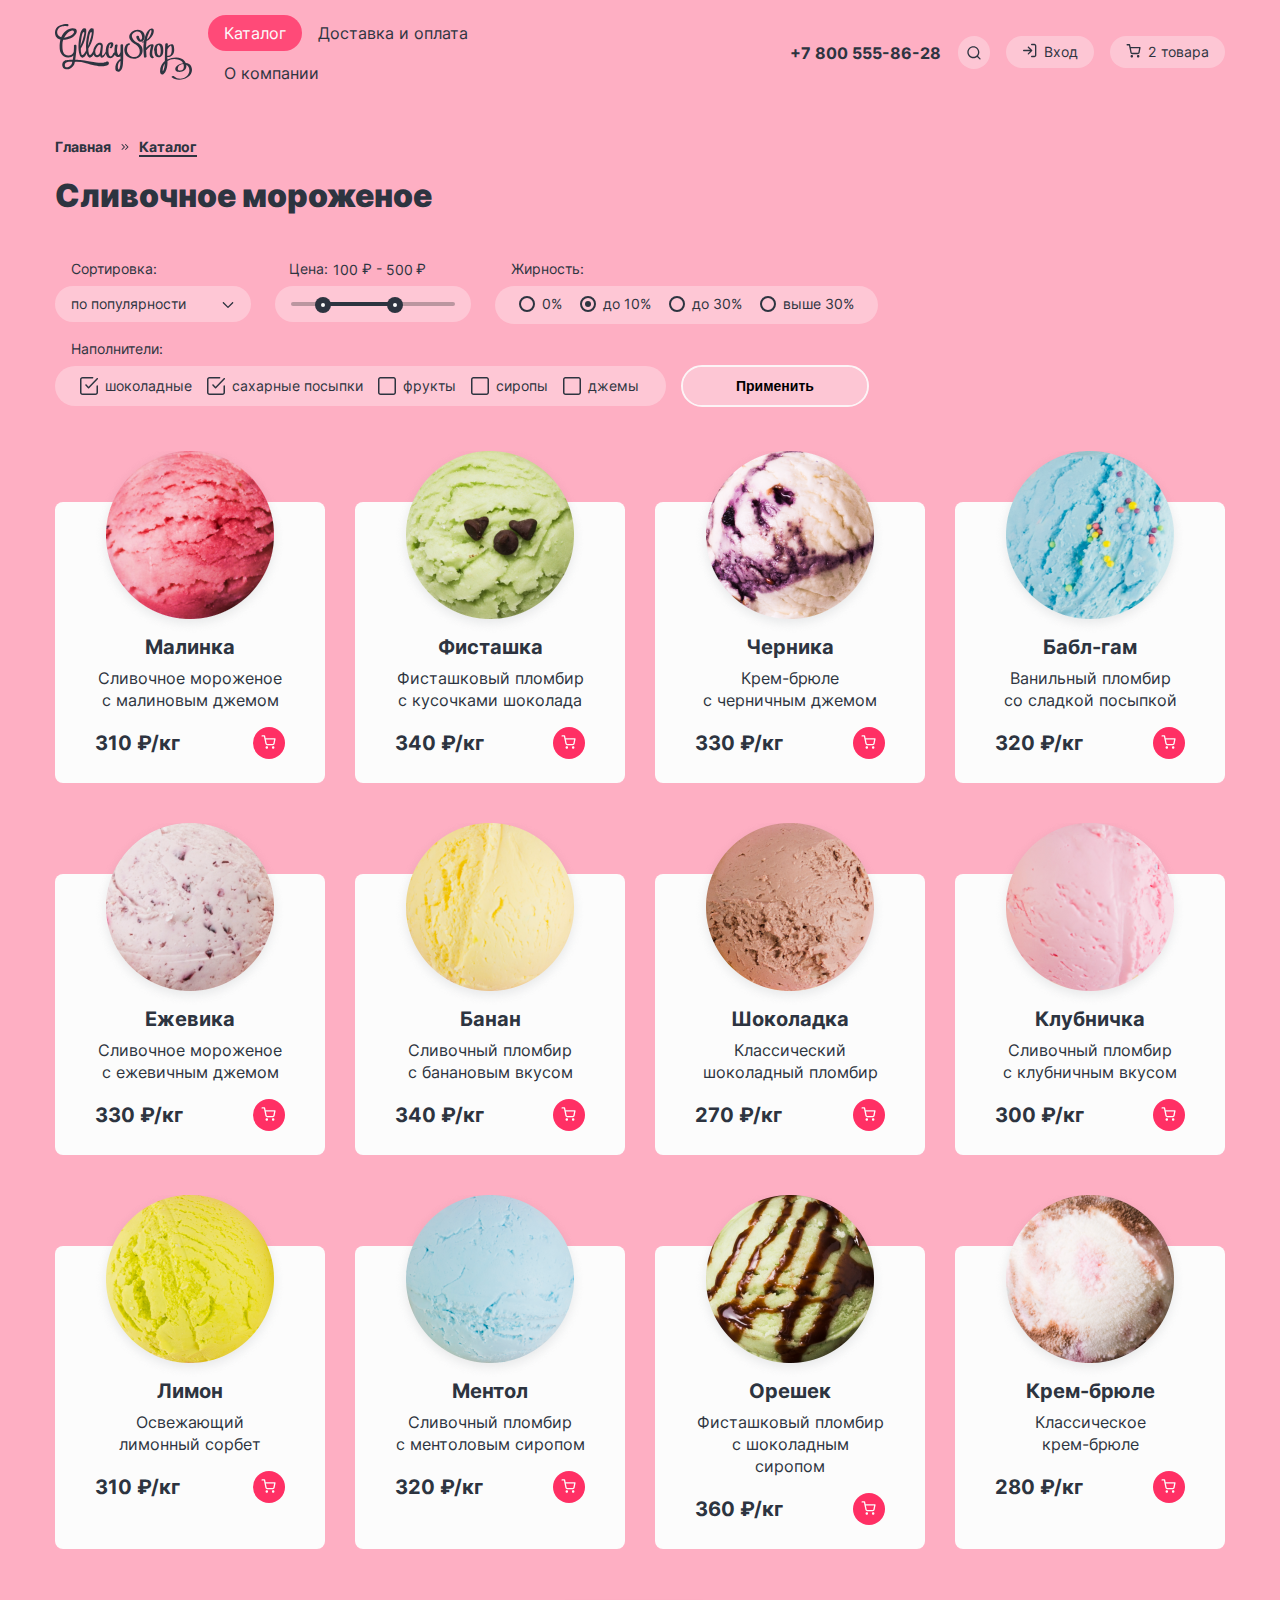
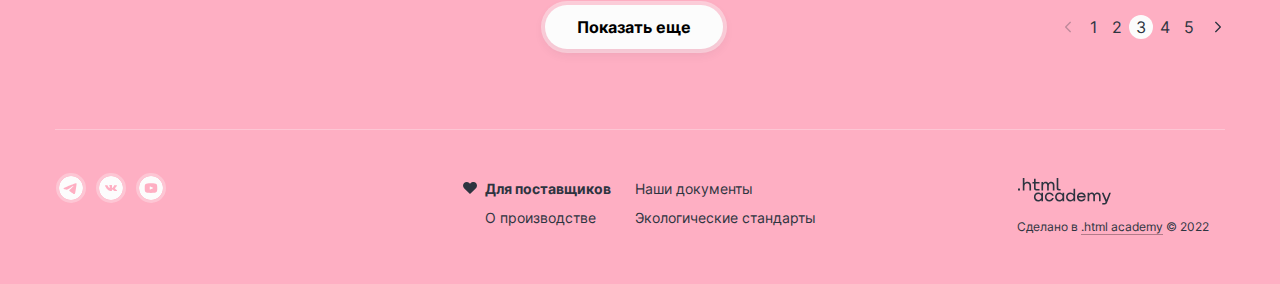
<file: catalog.html>
<!DOCTYPE html>
<html lang="ru">
  <head>
    <meta charset="UTF-8">
    <title>HTML Academy: Глейси</title>
    <link rel="stylesheet" href="./styles/styles.css">
    <link rel="icon" href="favicon.ico">
    <link rel="icon" type="image/png" href="./images/favicon.png">
  </head>
  <body class="page">

    <!-- Блок header -->
    <header class="header">
      <a class="header__logo-link" href="index.html">
        <img class="header__logo" src="./images/header-logo.svg" alt="Логотип 'Gllacy shop'." width="137" height="56">
      </a>

      <!-- Навигация по сайту -->
      <nav class="header__navigation">
        <ul class="header__navigation-list">
          <li class="header__navigation-item header__navigation-catalog">
            <a class="header__navigation-link header__link_active" href="#">Каталог</a>

            <!-- Подменю -->
            <ul class="header__submenu">
              <li class="header__submenu-item_new"><a class="header__submenu-link" href="#">Новинки</a></li>
              <li class="header__submenu-item"><a class="header__submenu-link" href="#">Сливочное</a></li>
              <li class="header__submenu-item"><a class="header__submenu-link" href="#">Щербеты</a></li>
              <li class="header__submenu-item"><a class="header__submenu-link" href="#">Фруктовый лед</a></li>
              <li class="header__submenu-item"><a class="header__submenu-link" href="#">Мелорин</a></li>
            </ul>

          </li>
          <li class="header__navigation-item">
            <a class="header__navigation-link" href="#">Доставка и оплата</a>
          </li>
          <li class="header__navigation-item">
            <a class="header__navigation-link" href="#">О компании</a>
          </li>
        </ul>
      </nav>
      <a class="header__telefone-link" href="tel:88005558628">+7 800 555-86-28</a>

      <!-- Пользовательская навигация -->
      <nav class="header__user-navigation">

        <ul class="header__user-navigation-list">

          <li class="header__user-navigation-item">
            <a class="header__user-navigation-link header__search-link" href="#">
              <svg class="header__link-icon_search" aria-hidden="true" focusable="false" width="16" height="17" viewBox="0 0 16 17" fill="none" xmlns="http://www.w3.org/2000/svg">
                <path fill-rule="evenodd" clip-rule="evenodd" d="M2.66329 8.18794C2.66329 5.61061 4.75263 3.52128 7.32996 3.52128C9.90729
                3.52128 11.9966 5.61061 11.9966 8.18794C11.9966 9.44522 11.4994 10.5864 10.6909 11.4255C10.6681 11.443 10.6461 11.4623 10.6252
                11.4832C10.6043 11.5041 10.585 11.5261 10.5675 11.5489C9.72835 12.3574 8.58722 12.8546 7.32996 12.8546C4.75263 12.8546 2.66329
                10.7653 2.66329 8.18794ZM11.0751 12.8759C10.0486 13.697 8.74662 14.1879 7.32996 14.1879C4.01625 14.1879 1.32996 11.5017 1.32996
                8.18794C1.32996 4.87423 4.01625 2.18794 7.32996 2.18794C10.6437 2.18794 13.33 4.87423 13.33 8.18794C13.33 9.60463 12.839 10.9066
                12.0179 11.9331L14.468 14.3832C14.7284 14.6436 14.7284 15.0657 14.468 15.326C14.2077 15.5864 13.7855 15.5864 13.5252 15.326L11.0751
                12.8759Z"/>
              </svg>
            </a>

            <!-- Поле ввода для поиска по сайту -->
            <form class="search-input__form" action="https://echo.htmlacademy.ru/" method="post">
              <label class="visually-hidden" for="search-input">Поле ввода для поиска по сайту.</label>
              <input class="search-input input" type="text" id="search-input" name="search-input" placeholder="Поиск по сайту">
            </form>

          </li>

          <li class="header__user-navigation-item">
            <a class="header__user-navigation-link header__login-link" href="#">
              <svg class="header__link-icon_login" aria-hidden="true" focusable="false" width="16" height="17" viewBox="0 0 16 17" fill="none" xmlns="http://www.w3.org/2000/svg">
                <path fill-rule="evenodd" clip-rule="evenodd" d="M9 2.52461C9 2.15642 9.29848 1.85794 9.66667 1.85794H12.3333C12.8638 1.85794 13.3725
                2.06865 13.7475 2.44373C14.1226 2.8188 14.3333 3.32751 14.3333 3.85794V13.1913C14.3333 13.7217 14.1226 14.2304 13.7475 14.6055C13.3725
                14.9806 12.8638 15.1913 12.3333 15.1913H9.66667C9.29848 15.1913 9 14.8928 9 14.5246C9 14.1564 9.29848 13.8579 9.66667 13.8579H12.3333C12.5101
                13.8579 12.6797 13.7877 12.8047 13.6627C12.9298 13.5377 13 13.3681 13 13.1913V3.85794C13 3.68113 12.9298 3.51156 12.8047 3.38654C12.6797
                3.26151 12.5101 3.19127 12.3333 3.19127H9.66667C9.29848 3.19127 9 2.8928 9 2.52461ZM5.86189 4.71987C6.12224 4.45952 6.54435 4.45952 6.8047
                4.71987L10.1338 8.04897C10.1509 8.06579 10.1671 8.08353 10.1824 8.1021C10.2142 8.1409 10.2411 8.18246 10.2628 8.22589C10.3079 8.31575 10.3333
                8.41721 10.3333 8.52461C10.3333 8.63323 10.3074 8.73579 10.2613 8.8264C10.241 8.86635 10.2164 8.90469 10.1876 8.94072C10.1708 8.96172 10.1527
                8.98169 10.1335 9.0005L6.8047 12.3293C6.54435 12.5897 6.12224 12.5897 5.86189 12.3293C5.60154 12.069 5.60154 11.6469 5.86189 11.3865L8.05715
                9.19127H1.66667C1.29848 9.19127 1 8.8928 1 8.52461C1 8.15642 1.29848 7.85794 1.66667 7.85794H8.05715L5.86189 5.66268C5.60154 5.40233 5.60154
                4.98022 5.86189 4.71987Z"/>
              </svg>Вход
            </a>

            <!-- Модальное окно авторизации -->
            <div class="login-popup">
              <h2 class="login-popup__title">Личный кабинет</h2>
              <form class="login-popup__form" action="https://echo.htmlacademy.ru/" method="post">
                <label class="visually-hidden" for="login-input">Поле ввода логина.</label>
                <input class="login-popup__input_login input" type="email" name="login-input" id="login-input" placeholder="email@example.com" required>
                <label class="visually-hidden" for="password-input">Поле ввода пароля.</label>
                <input class="login-popup__input_password input" type="password" name="password-input" id="password-input" placeholder="******" required>

                <div class="login-popup__button-and-link-container">
                  <button class="login-popup__button button_color_pink" type="submit">Войти</button>
                  <div class="login-popup__link-container">
                    <a class="login-popup__link" href="#">Забыли пароль?</a>
                    <a class="login-popup__link" href="#">Регистрация</a>
                  </div>
                </div>
              </form>
            </div>

          </li>

          <li class="header__user-navigation-item">
            <a class="header__user-navigation-link header__basket-link" href="#">
              <svg class="header__link-icon_basket" aria-hidden="true" focusable="false" width="16" height="17" viewBox="0 0 16 17" fill="none" xmlns="http://www.w3.org/2000/svg">
                <path fill-rule="evenodd" clip-rule="evenodd" d="M1.16667 2.10794C0.798477 2.10794 0.5 2.40642 0.5 2.77461C0.5 3.1428 0.798477 3.44127 1.16667
                3.44127H2.93794L3.40537 5.77666C3.40821 5.79461 3.41176 5.81232 3.416 5.82976L4.38338 10.6631L4.3835 10.6637C4.46706 11.0837 4.69562 11.4609
                5.02921 11.7295C5.36111 11.9967 5.77595 12.1393 6.20183 12.1328H11.8225C12.2484 12.1393 12.6633 11.9967 12.9952 11.7295C13.3289 11.4608 13.5575
                11.0833 13.641 10.6631L13.641 10.6631L13.642 10.6581L14.5691 5.79666C14.6063 5.60149 14.5545 5.39989 14.4279 5.24681C14.3012 5.09372 14.1129
                5.00511 13.9142 5.00511H4.61072L4.1381 2.64377C4.07574 2.3322 3.80215 2.10794 3.4844 2.10794H1.16667ZM5.69098 10.4024L4.87759 6.33844H13.1084L12.3328
                10.4053C12.31 10.5178 12.2485 10.6188 12.1591 10.6909C12.0691 10.7633 11.9565 10.8018 11.841 10.7996L11.841 10.7994H11.8282H6.19614V10.7993L6.18337
                10.7996C6.06787 10.8018 5.95528 10.7633 5.8653 10.6909C5.77531 10.6184 5.71368 10.5166 5.69117 10.4033L5.69098 10.4024ZM4.55739 14.3634C4.55739
                13.6754 5.1151 13.1177 5.80307 13.1177C6.49105 13.1177 7.04876 13.6754 7.04876 14.3634C7.04876 15.0513 6.49105 15.6091 5.80307 15.6091C5.1151 15.6091
                4.55739 15.0513 4.55739 14.3634ZM10.9307 14.3634C10.9307 13.6754 11.4884 13.1177 12.1764 13.1177C12.8644 13.1177 13.4221 13.6754 13.4221 14.3634C13.4221
                15.0513 12.8644 15.6091 12.1764 15.6091C11.4884 15.6091 10.9307 15.0513 10.9307 14.3634Z"/>
              </svg>
              <span class="header__basket-counter">2</span>товара
            </a>

            <!-- Корзина -->
            <div class="basket">
              <h2 class="basket__title">Корзина</h2>
              <ul class="basket__list">

                <li class="basket__item">
                  <a class="basket__item-link" href="#">
                    <img class="basket__item-image" width="51" height="51" src="./images/catalog-raspberry.png" alt="Малиновое мороженое.">
                    <div class="basket__item-container">
                      <h3 class="basket__item-title">Малинка</h3>
                      <span class="basket__item-amount">1 кг х 310 &#8381;</span>
                    </div>
                  </a>
                  <span class="basket__item-price">310 &#8381;</span>
                  <button class="basket__close-button" type="button">
                    <span class="visually-hidden">Удалить товар из корзины.</span>
                  </button>
                </li>

                <li class="basket__item">
                  <a class="basket__item-link" href="#">
                    <img class="basket__item-image" width="51" height="51" src="./images/catalog-bubble-gum.png" alt="Мороженое бабл-гам.">
                    <div class="basket__item-container">
                      <h3 class="basket__item-title">Бабл-гам</h3>
                      <span class="basket__item-amount">1,5 кг х 320 &#8381;</span>
                    </div>
                  </a>
                  <span class="basket__item-price">480 &#8381;</span>
                  <button class="basket__close-button" type="button">
                    <span class="visually-hidden">Удалить товар из корзины.</span>
                  </button>
                </li>

              </ul>

              <div class="basket__button-container">
                <button class="basket__button button_color_pink" type="button">Оформить заказ</button>
                <span class="basket__totlal-price">Итого: 790 ₽</span>
              </div>

            </div>

          </li>

        </ul>

      </nav>
    </header>

    <!-- Контентная часть страницы -->
    <main class="main-catalog">

      <!-- Блок с хлебными крошками -->
      <section class="breadcrumbs">
        <ul class="breadcrumbs__list">
          <li class="breadcrumbs__item">
            <a href="" class="breadcrumbs__link">Главная</a>
          </li>
          <li class="breadcrumbs__item">
            <a href="" class="breadcrumbs__link breadcrumbs__link_active">Каталог</a>
          </li>
        </ul>
      </section>

      <h1 class="page__title">Сливочное мороженое</h1>

      <!-- Блок с фильтрацией -->
      <form class="filter" action="https://echo.htmlacademy.ru/" method="post">

        <!-- Сортировка -->
        <fieldset class="filter__fieldset">
          <legend class="filter__title">Сортировка:</legend>
          <select class="filter__select" aria-label="Сортировка.">
            <option value="popular">по популярности</option>
            <option value="cheap">по увеличению цены</option>
            <option value="expensive">по уменьшению цены</option>
            <option value="name">по названию</option>
          </select>
        </fieldset>

        <!-- Фильтр по цене -->
        <fieldset class="filter__fieldset filter__fieldset_range">
          <div class="filter__range-container">
            <span class="filter__title">Цена:</span>
            <label class="filter__range-label" for="min-price">
              <input class="filter__range-input" type="number" value="100" name="min-price" id="min-price"> ₽ -
            </label>
            <label class="filter__range-label" for="max-price">
              <input class="filter__range-input" type="number" value="500" name="max-price" id="max-price"> ₽
            </label>
          </div>

          <div class="filter__range">
            <div class="filter__range-scale">
              <div class="filter__range-bar" style="left: 30px; width: 68px">
                <button class="filter__range-toggle toggle_min" type="button">
                  <span class="visually-hidden">Изменить минимальную цену.</span>
                </button>
                <button class="filter__range-toggle toggle_max" type="button">
                  <span class="visually-hidden">Изменить максимальную цену.</span>
                </button>
              </div>
            </div>
          </div>
        </fieldset>

        <!-- Выбор жирности -->
        <fieldset class="filter__fieldset">
          <legend class="filter__title">Жирность:</legend>
          <ul class="filter__radio-list">
            <li class="filter__radio-item">
              <label class="filter__radio-container">
                <input class="visually-hidden filter__radio-input" type="radio" name="fat" value="0">
                <span class="filter__radio-mark"></span>
                <span class="filter__radio-label">0%</span>
              </label>
            </li>
            <li class="filter__radio-item">
              <label class="filter__radio-container">
                <input class="visually-hidden filter__radio-input" type="radio" name="fat" value="up-to-10" checked>
                <span class="filter__radio-mark"></span>
                <span class="filter__radio-label">до 10%</span>
              </label>
            </li>
            <li class="filter__radio-item">
              <label class="filter__radio-container">
                <input class="visually-hidden filter__radio-input" type="radio" name="fat" value="up-to-30">
                <span class="filter__radio-mark"></span>
                <span class="filter__radio-label">до 30%</span>
              </label>
            </li>
            <li class="filter__radio-item">
              <label class="filter__radio-container">
                <input class="visually-hidden filter__radio-input" type="radio" name="fat" value="above-30">
                <span class="filter__radio-mark"></span>
                <span class="filter__radio-label">выше 30%</span>
              </label>
            </li>
          </ul>
        </fieldset>

        <!-- Выбор наполнителя -->
        <fieldset class="filter__fieldset filter__fieldset_checkbox">
          <legend class="filter__title">Наполнители:</legend>
          <ul class="filter__checkbox-list">
            <li class="filter__checkbox-item">
              <label class="filter__checkbox-container">
                <input class="visually-hidden filter__checkbox-input" type="checkbox" name="chocolate" checked>
                <span class="filter__checkbox-mark"></span>
                <span class="filter__checkbox-label">шоколадные</span>
              </label>
            </li>
            <li class="filter__checkbox-item">
              <label class="filter__checkbox-container">
                <input class="visually-hidden filter__checkbox-input" type="checkbox" name="sprinkles" checked>
                <span class="filter__checkbox-mark"></span>
                <span class="filter__checkbox-label">сахарные посыпки</span>
              </label>
            </li>
            <li class="filter__checkbox-item">
              <label class="filter__checkbox-container">
                <input class="visually-hidden filter__checkbox-input" type="checkbox" name="fruits">
                <span class="filter__checkbox-mark"></span>
                <span class="filter__checkbox-label">фрукты</span>
              </label>
            </li>
            <li class="filter__checkbox-item">
              <label class="filter__checkbox-container">
                <input class="visually-hidden filter__checkbox-input" type="checkbox" name="syrups">
                <span class="filter__checkbox-mark"></span>
                <span class="filter__checkbox-label">сиропы</span>
              </label>
            </li>
            <li class="filter__checkbox-item">
              <label class="filter__checkbox-container">
                <input class="visually-hidden filter__checkbox-input" type="checkbox" name="jams">
                <span class="filter__checkbox-mark"></span>
                <span class="filter__checkbox-label">джемы</span>
              </label>
            </li>
          </ul>
        </fieldset>

        <button class="filter__button" type="submit">Применить</button>

      </form>

      <!-- Каталог -->
      <section class="catalog catalog__page_catalog">

        <ul class="catalog__list">

          <li class="catalog__card">
            <img class="catalog__card-image" width="192" height="184" src="./images/catalog-raspberry.png" alt="Малиновое мороженое.">
            <h3 class="catalog__card-title">Малинка</h3>
            <p class="catalog__card-text">Сливочное мороженое с малиновым джемом</p>
            <div class="catalog__price-container">
              <span class="catalog__card-price">310 ₽/кг</span>
              <button class="catalog__card-basket" type="submit">
                <svg class="catalog__card-basket-svg" aria-hidden="true" focusable="false" width="16" height="16" viewBox="0 0 16 16" fill="none" xmlns="http://www.w3.org/2000/svg">
                  <path fill-rule="evenodd" clip-rule="evenodd" d="M1.16667 1.25C0.798477 1.25 0.5 1.54848 0.5 1.91667C0.5 2.28486 0.798477 2.58333
                  1.16667 2.58333H2.93794L3.40537 4.91872C3.40821 4.93667 3.41176 4.95438 3.416 4.97182L4.38338 9.80515L4.3835 9.80571C4.46706 10.2257
                  4.69562 10.603 5.02921 10.8715C5.36111 11.1387 5.77595 11.2813 6.20183 11.2748H11.8225C12.2484 11.2813 12.6633 11.1387 12.9952
                  10.8715C13.3289 10.6029 13.5575 10.2254 13.641 9.80515L13.641 9.80515L13.642 9.80016L14.5691 4.93872C14.6063 4.74355 14.5545
                  4.54195 14.4279 4.38887C14.3012 4.23578 14.1129 4.14716 13.9142 4.14716H4.61072L4.1381 1.78583C4.07574 1.47426 3.80215 1.25
                  3.4844 1.25H1.16667ZM5.69098 9.54444L4.87759 5.4805H13.1084L12.3328 9.54736C12.31 9.65988 12.2485 9.7609 12.1591 9.83291C12.0691
                  9.90535 11.9565 9.94383 11.841 9.94162L11.841 9.94149H11.8282H6.19614V9.94137L6.18337 9.94162C6.06787 9.94383 5.95528 9.90535 5.8653
                  9.83291C5.77531 9.76048 5.71368 9.6587 5.69117 9.5454L5.69098 9.54444ZM4.55739 13.5054C4.55739 12.8175 5.1151 12.2597 5.80307
                  12.2597C6.49105 12.2597 7.04876 12.8175 7.04876 13.5054C7.04876 14.1934 6.49105 14.7511 5.80307 14.7511C5.1151 14.7511 4.55739
                  14.1934 4.55739 13.5054ZM10.9307 13.5054C10.9307 12.8175 11.4884 12.2597 12.1764 12.2597C12.8644 12.2597 13.4221 12.8175 13.4221
                  13.5054C13.4221 14.1934 12.8644 14.7511 12.1764 14.7511C11.4884 14.7511 10.9307 14.1934 10.9307 13.5054Z"/>
                </svg>
              </button>
            </div>
          </li>

          <li class="catalog__card">
            <img class="catalog__card-image" width="192" height="184" src="./images/catalog-pistachio.png" alt="Фисташковое мороженое.">
            <h3 class="catalog__card-title">Фисташка</h3>
            <p class="catalog__card-text">Фисташковый пломбир с кусочками шоколада</p>
            <div class="catalog__price-container">
              <span class="catalog__card-price">340 ₽/кг</span>
              <button class="catalog__card-basket" type="submit">
                <svg aria-hidden="true" focusable="false" width="16" height="16" viewBox="0 0 16 16" fill="none" xmlns="http://www.w3.org/2000/svg">
                  <path class="catalog__card-basket-svg" fill-rule="evenodd" clip-rule="evenodd" d="M1.16667 1.25C0.798477 1.25 0.5 1.54848 0.5 1.91667C0.5 2.28486 0.798477 2.58333
                  1.16667 2.58333H2.93794L3.40537 4.91872C3.40821 4.93667 3.41176 4.95438 3.416 4.97182L4.38338 9.80515L4.3835 9.80571C4.46706 10.2257
                  4.69562 10.603 5.02921 10.8715C5.36111 11.1387 5.77595 11.2813 6.20183 11.2748H11.8225C12.2484 11.2813 12.6633 11.1387 12.9952
                  10.8715C13.3289 10.6029 13.5575 10.2254 13.641 9.80515L13.641 9.80515L13.642 9.80016L14.5691 4.93872C14.6063 4.74355 14.5545
                  4.54195 14.4279 4.38887C14.3012 4.23578 14.1129 4.14716 13.9142 4.14716H4.61072L4.1381 1.78583C4.07574 1.47426 3.80215 1.25
                  3.4844 1.25H1.16667ZM5.69098 9.54444L4.87759 5.4805H13.1084L12.3328 9.54736C12.31 9.65988 12.2485 9.7609 12.1591 9.83291C12.0691
                  9.90535 11.9565 9.94383 11.841 9.94162L11.841 9.94149H11.8282H6.19614V9.94137L6.18337 9.94162C6.06787 9.94383 5.95528 9.90535 5.8653
                  9.83291C5.77531 9.76048 5.71368 9.6587 5.69117 9.5454L5.69098 9.54444ZM4.55739 13.5054C4.55739 12.8175 5.1151 12.2597 5.80307
                  12.2597C6.49105 12.2597 7.04876 12.8175 7.04876 13.5054C7.04876 14.1934 6.49105 14.7511 5.80307 14.7511C5.1151 14.7511 4.55739
                  14.1934 4.55739 13.5054ZM10.9307 13.5054C10.9307 12.8175 11.4884 12.2597 12.1764 12.2597C12.8644 12.2597 13.4221 12.8175 13.4221
                  13.5054C13.4221 14.1934 12.8644 14.7511 12.1764 14.7511C11.4884 14.7511 10.9307 14.1934 10.9307 13.5054Z"/>
                </svg>
              </button>
            </div>
          </li>

          <li class="catalog__card">
            <img class="catalog__card-image" width="192" height="184" src="./images/catalog-blueberry.png" alt="Черничное мороженое.">
            <h3 class="catalog__card-title">Черника</h3>
            <p class="catalog__card-text">Крем-брюле <br>с черничным джемом</p>
            <div class="catalog__price-container">
              <span class="catalog__card-price">330 ₽/кг</span>
              <button class="catalog__card-basket" type="submit">
                <svg class="catalog__card-basket-svg" aria-hidden="true" focusable="false" width="16" height="16" viewBox="0 0 16 16" fill="none" xmlns="http://www.w3.org/2000/svg">
                  <path fill-rule="evenodd" clip-rule="evenodd" d="M1.16667 1.25C0.798477 1.25 0.5 1.54848 0.5 1.91667C0.5 2.28486 0.798477 2.58333
                  1.16667 2.58333H2.93794L3.40537 4.91872C3.40821 4.93667 3.41176 4.95438 3.416 4.97182L4.38338 9.80515L4.3835 9.80571C4.46706 10.2257
                  4.69562 10.603 5.02921 10.8715C5.36111 11.1387 5.77595 11.2813 6.20183 11.2748H11.8225C12.2484 11.2813 12.6633 11.1387 12.9952
                  10.8715C13.3289 10.6029 13.5575 10.2254 13.641 9.80515L13.641 9.80515L13.642 9.80016L14.5691 4.93872C14.6063 4.74355 14.5545
                  4.54195 14.4279 4.38887C14.3012 4.23578 14.1129 4.14716 13.9142 4.14716H4.61072L4.1381 1.78583C4.07574 1.47426 3.80215 1.25
                  3.4844 1.25H1.16667ZM5.69098 9.54444L4.87759 5.4805H13.1084L12.3328 9.54736C12.31 9.65988 12.2485 9.7609 12.1591 9.83291C12.0691
                  9.90535 11.9565 9.94383 11.841 9.94162L11.841 9.94149H11.8282H6.19614V9.94137L6.18337 9.94162C6.06787 9.94383 5.95528 9.90535 5.8653
                  9.83291C5.77531 9.76048 5.71368 9.6587 5.69117 9.5454L5.69098 9.54444ZM4.55739 13.5054C4.55739 12.8175 5.1151 12.2597 5.80307
                  12.2597C6.49105 12.2597 7.04876 12.8175 7.04876 13.5054C7.04876 14.1934 6.49105 14.7511 5.80307 14.7511C5.1151 14.7511 4.55739
                  14.1934 4.55739 13.5054ZM10.9307 13.5054C10.9307 12.8175 11.4884 12.2597 12.1764 12.2597C12.8644 12.2597 13.4221 12.8175 13.4221
                  13.5054C13.4221 14.1934 12.8644 14.7511 12.1764 14.7511C11.4884 14.7511 10.9307 14.1934 10.9307 13.5054Z"/>
                </svg>
              </button>
            </div>
          </li>

          <li class="catalog__card">
            <img class="catalog__card-image" width="192" height="184" src="./images/catalog-bubble-gum.png" alt="Мороженое бабл-гам.">
            <h3 class="catalog__card-title">Бабл-гам</h3>
            <p class="catalog__card-text">Ванильный пломбир <br>со сладкой посыпкой</p>
            <div class="catalog__price-container">
              <span class="catalog__card-price">320 ₽/кг</span>
              <button class="catalog__card-basket" type="submit">
                <svg class="catalog__card-basket-svg" aria-hidden="true" focusable="false" width="16" height="16" viewBox="0 0 16 16" fill="none" xmlns="http://www.w3.org/2000/svg">
                  <path fill-rule="evenodd" clip-rule="evenodd" d="M1.16667 1.25C0.798477 1.25 0.5 1.54848 0.5 1.91667C0.5 2.28486 0.798477 2.58333
                  1.16667 2.58333H2.93794L3.40537 4.91872C3.40821 4.93667 3.41176 4.95438 3.416 4.97182L4.38338 9.80515L4.3835 9.80571C4.46706 10.2257
                  4.69562 10.603 5.02921 10.8715C5.36111 11.1387 5.77595 11.2813 6.20183 11.2748H11.8225C12.2484 11.2813 12.6633 11.1387 12.9952
                  10.8715C13.3289 10.6029 13.5575 10.2254 13.641 9.80515L13.641 9.80515L13.642 9.80016L14.5691 4.93872C14.6063 4.74355 14.5545
                  4.54195 14.4279 4.38887C14.3012 4.23578 14.1129 4.14716 13.9142 4.14716H4.61072L4.1381 1.78583C4.07574 1.47426 3.80215 1.25
                  3.4844 1.25H1.16667ZM5.69098 9.54444L4.87759 5.4805H13.1084L12.3328 9.54736C12.31 9.65988 12.2485 9.7609 12.1591 9.83291C12.0691
                  9.90535 11.9565 9.94383 11.841 9.94162L11.841 9.94149H11.8282H6.19614V9.94137L6.18337 9.94162C6.06787 9.94383 5.95528 9.90535 5.8653
                  9.83291C5.77531 9.76048 5.71368 9.6587 5.69117 9.5454L5.69098 9.54444ZM4.55739 13.5054C4.55739 12.8175 5.1151 12.2597 5.80307
                  12.2597C6.49105 12.2597 7.04876 12.8175 7.04876 13.5054C7.04876 14.1934 6.49105 14.7511 5.80307 14.7511C5.1151 14.7511 4.55739
                  14.1934 4.55739 13.5054ZM10.9307 13.5054C10.9307 12.8175 11.4884 12.2597 12.1764 12.2597C12.8644 12.2597 13.4221 12.8175 13.4221
                  13.5054C13.4221 14.1934 12.8644 14.7511 12.1764 14.7511C11.4884 14.7511 10.9307 14.1934 10.9307 13.5054Z"/>
                </svg>
              </button>
            </div>
          </li>

          <li class="catalog__card">
            <img class="catalog__card-image" width="192" height="184" src="./images/catalog-blackberry.png" alt="Мороженое с ежевичным джемом.">
            <h3 class="catalog__card-title">Ежевика</h3>
            <p class="catalog__card-text">Сливочное мороженое с ежевичным джемом</p>
            <div class="catalog__price-container">
              <span class="catalog__card-price">330 ₽/кг</span>
              <button class="catalog__card-basket" type="submit">
                <svg class="catalog__card-basket-svg" aria-hidden="true" focusable="false" width="16" height="16" viewBox="0 0 16 16" fill="none" xmlns="http://www.w3.org/2000/svg">
                  <path fill-rule="evenodd" clip-rule="evenodd" d="M1.16667 1.25C0.798477 1.25 0.5 1.54848 0.5 1.91667C0.5 2.28486 0.798477 2.58333
                  1.16667 2.58333H2.93794L3.40537 4.91872C3.40821 4.93667 3.41176 4.95438 3.416 4.97182L4.38338 9.80515L4.3835 9.80571C4.46706 10.2257
                  4.69562 10.603 5.02921 10.8715C5.36111 11.1387 5.77595 11.2813 6.20183 11.2748H11.8225C12.2484 11.2813 12.6633 11.1387 12.9952
                  10.8715C13.3289 10.6029 13.5575 10.2254 13.641 9.80515L13.641 9.80515L13.642 9.80016L14.5691 4.93872C14.6063 4.74355 14.5545
                  4.54195 14.4279 4.38887C14.3012 4.23578 14.1129 4.14716 13.9142 4.14716H4.61072L4.1381 1.78583C4.07574 1.47426 3.80215 1.25
                  3.4844 1.25H1.16667ZM5.69098 9.54444L4.87759 5.4805H13.1084L12.3328 9.54736C12.31 9.65988 12.2485 9.7609 12.1591 9.83291C12.0691
                  9.90535 11.9565 9.94383 11.841 9.94162L11.841 9.94149H11.8282H6.19614V9.94137L6.18337 9.94162C6.06787 9.94383 5.95528 9.90535 5.8653
                  9.83291C5.77531 9.76048 5.71368 9.6587 5.69117 9.5454L5.69098 9.54444ZM4.55739 13.5054C4.55739 12.8175 5.1151 12.2597 5.80307
                  12.2597C6.49105 12.2597 7.04876 12.8175 7.04876 13.5054C7.04876 14.1934 6.49105 14.7511 5.80307 14.7511C5.1151 14.7511 4.55739
                  14.1934 4.55739 13.5054ZM10.9307 13.5054C10.9307 12.8175 11.4884 12.2597 12.1764 12.2597C12.8644 12.2597 13.4221 12.8175 13.4221
                  13.5054C13.4221 14.1934 12.8644 14.7511 12.1764 14.7511C11.4884 14.7511 10.9307 14.1934 10.9307 13.5054Z"/>
                </svg>
              </button>
            </div>
          </li>

          <li class="catalog__card">
            <img class="catalog__card-image" width="192" height="184" src="./images/catalog-banana.png" alt="Мороженое с банановым вкусом.">
            <h3 class="catalog__card-title">Банан</h3>
            <p class="catalog__card-text">Сливочный пломбир <br>с банановым вкусом</p>
            <div class="catalog__price-container">
              <span class="catalog__card-price">340 ₽/кг</span>
              <button class="catalog__card-basket" type="submit">
                <svg class="catalog__card-basket-svg" aria-hidden="true" focusable="false" width="16" height="16" viewBox="0 0 16 16" fill="none" xmlns="http://www.w3.org/2000/svg">
                  <path fill-rule="evenodd" clip-rule="evenodd" d="M1.16667 1.25C0.798477 1.25 0.5 1.54848 0.5 1.91667C0.5 2.28486 0.798477 2.58333
                  1.16667 2.58333H2.93794L3.40537 4.91872C3.40821 4.93667 3.41176 4.95438 3.416 4.97182L4.38338 9.80515L4.3835 9.80571C4.46706 10.2257
                  4.69562 10.603 5.02921 10.8715C5.36111 11.1387 5.77595 11.2813 6.20183 11.2748H11.8225C12.2484 11.2813 12.6633 11.1387 12.9952
                  10.8715C13.3289 10.6029 13.5575 10.2254 13.641 9.80515L13.641 9.80515L13.642 9.80016L14.5691 4.93872C14.6063 4.74355 14.5545
                  4.54195 14.4279 4.38887C14.3012 4.23578 14.1129 4.14716 13.9142 4.14716H4.61072L4.1381 1.78583C4.07574 1.47426 3.80215 1.25
                  3.4844 1.25H1.16667ZM5.69098 9.54444L4.87759 5.4805H13.1084L12.3328 9.54736C12.31 9.65988 12.2485 9.7609 12.1591 9.83291C12.0691
                  9.90535 11.9565 9.94383 11.841 9.94162L11.841 9.94149H11.8282H6.19614V9.94137L6.18337 9.94162C6.06787 9.94383 5.95528 9.90535 5.8653
                  9.83291C5.77531 9.76048 5.71368 9.6587 5.69117 9.5454L5.69098 9.54444ZM4.55739 13.5054C4.55739 12.8175 5.1151 12.2597 5.80307
                  12.2597C6.49105 12.2597 7.04876 12.8175 7.04876 13.5054C7.04876 14.1934 6.49105 14.7511 5.80307 14.7511C5.1151 14.7511 4.55739
                  14.1934 4.55739 13.5054ZM10.9307 13.5054C10.9307 12.8175 11.4884 12.2597 12.1764 12.2597C12.8644 12.2597 13.4221 12.8175 13.4221
                  13.5054C13.4221 14.1934 12.8644 14.7511 12.1764 14.7511C11.4884 14.7511 10.9307 14.1934 10.9307 13.5054Z"/>
                </svg>
              </button>
            </div>
          </li>

          <li class="catalog__card">
            <img class="catalog__card-image" width="192" height="184" src="./images/catalog-chocolate.png" alt="Шоколадный пломбир.">
            <h3 class="catalog__card-title">Шоколадка</h3>
            <p class="catalog__card-text">Классический шоколадный пломбир</p>
            <div class="catalog__price-container">
              <span class="catalog__card-price">270 ₽/кг</span>
              <button class="catalog__card-basket" type="submit">
                <svg class="catalog__card-basket-svg" aria-hidden="true" focusable="false" width="16" height="16" viewBox="0 0 16 16" fill="none" xmlns="http://www.w3.org/2000/svg">
                  <path fill-rule="evenodd" clip-rule="evenodd" d="M1.16667 1.25C0.798477 1.25 0.5 1.54848 0.5 1.91667C0.5 2.28486 0.798477 2.58333
                  1.16667 2.58333H2.93794L3.40537 4.91872C3.40821 4.93667 3.41176 4.95438 3.416 4.97182L4.38338 9.80515L4.3835 9.80571C4.46706 10.2257
                  4.69562 10.603 5.02921 10.8715C5.36111 11.1387 5.77595 11.2813 6.20183 11.2748H11.8225C12.2484 11.2813 12.6633 11.1387 12.9952
                  10.8715C13.3289 10.6029 13.5575 10.2254 13.641 9.80515L13.641 9.80515L13.642 9.80016L14.5691 4.93872C14.6063 4.74355 14.5545
                  4.54195 14.4279 4.38887C14.3012 4.23578 14.1129 4.14716 13.9142 4.14716H4.61072L4.1381 1.78583C4.07574 1.47426 3.80215 1.25
                  3.4844 1.25H1.16667ZM5.69098 9.54444L4.87759 5.4805H13.1084L12.3328 9.54736C12.31 9.65988 12.2485 9.7609 12.1591 9.83291C12.0691
                  9.90535 11.9565 9.94383 11.841 9.94162L11.841 9.94149H11.8282H6.19614V9.94137L6.18337 9.94162C6.06787 9.94383 5.95528 9.90535 5.8653
                  9.83291C5.77531 9.76048 5.71368 9.6587 5.69117 9.5454L5.69098 9.54444ZM4.55739 13.5054C4.55739 12.8175 5.1151 12.2597 5.80307
                  12.2597C6.49105 12.2597 7.04876 12.8175 7.04876 13.5054C7.04876 14.1934 6.49105 14.7511 5.80307 14.7511C5.1151 14.7511 4.55739
                  14.1934 4.55739 13.5054ZM10.9307 13.5054C10.9307 12.8175 11.4884 12.2597 12.1764 12.2597C12.8644 12.2597 13.4221 12.8175 13.4221
                  13.5054C13.4221 14.1934 12.8644 14.7511 12.1764 14.7511C11.4884 14.7511 10.9307 14.1934 10.9307 13.5054Z"/>
                </svg>
              </button>
            </div>
          </li>

          <li class="catalog__card">
            <img class="catalog__card-image" width="192" height="184" src="./images/catalog-strawberry.png" alt="Мороженое с клубничным вкусом.">
            <h3 class="catalog__card-title">Клубничка</h3>
            <p class="catalog__card-text">Сливочный пломбир <br>с клубничным вкусом</p>
            <div class="catalog__price-container">
              <span class="catalog__card-price">300 ₽/кг</span>
              <button class="catalog__card-basket" type="submit">
                <svg class="catalog__card-basket-svg" aria-hidden="true" focusable="false" width="16" height="16" viewBox="0 0 16 16" fill="none" xmlns="http://www.w3.org/2000/svg">
                  <path fill-rule="evenodd" clip-rule="evenodd" d="M1.16667 1.25C0.798477 1.25 0.5 1.54848 0.5 1.91667C0.5 2.28486 0.798477 2.58333
                  1.16667 2.58333H2.93794L3.40537 4.91872C3.40821 4.93667 3.41176 4.95438 3.416 4.97182L4.38338 9.80515L4.3835 9.80571C4.46706 10.2257
                  4.69562 10.603 5.02921 10.8715C5.36111 11.1387 5.77595 11.2813 6.20183 11.2748H11.8225C12.2484 11.2813 12.6633 11.1387 12.9952
                  10.8715C13.3289 10.6029 13.5575 10.2254 13.641 9.80515L13.641 9.80515L13.642 9.80016L14.5691 4.93872C14.6063 4.74355 14.5545
                  4.54195 14.4279 4.38887C14.3012 4.23578 14.1129 4.14716 13.9142 4.14716H4.61072L4.1381 1.78583C4.07574 1.47426 3.80215 1.25
                  3.4844 1.25H1.16667ZM5.69098 9.54444L4.87759 5.4805H13.1084L12.3328 9.54736C12.31 9.65988 12.2485 9.7609 12.1591 9.83291C12.0691
                  9.90535 11.9565 9.94383 11.841 9.94162L11.841 9.94149H11.8282H6.19614V9.94137L6.18337 9.94162C6.06787 9.94383 5.95528 9.90535 5.8653
                  9.83291C5.77531 9.76048 5.71368 9.6587 5.69117 9.5454L5.69098 9.54444ZM4.55739 13.5054C4.55739 12.8175 5.1151 12.2597 5.80307
                  12.2597C6.49105 12.2597 7.04876 12.8175 7.04876 13.5054C7.04876 14.1934 6.49105 14.7511 5.80307 14.7511C5.1151 14.7511 4.55739
                  14.1934 4.55739 13.5054ZM10.9307 13.5054C10.9307 12.8175 11.4884 12.2597 12.1764 12.2597C12.8644 12.2597 13.4221 12.8175 13.4221
                  13.5054C13.4221 14.1934 12.8644 14.7511 12.1764 14.7511C11.4884 14.7511 10.9307 14.1934 10.9307 13.5054Z"/>
                </svg>
              </button>
            </div>
          </li>

          <li class="catalog__card">
            <img class="catalog__card-image" width="192" height="184" src="./images/catalog-lemon.png" alt="Лимонный сорбет.">
            <h3 class="catalog__card-title">Лимон</h3>
            <p class="catalog__card-text">Освежающий лимонный сорбет</p>
            <div class="catalog__price-container">
              <span class="catalog__card-price">310 ₽/кг</span>
              <button class="catalog__card-basket" type="submit">
                <svg class="catalog__card-basket-svg" aria-hidden="true" focusable="false" width="16" height="16" viewBox="0 0 16 16" fill="none" xmlns="http://www.w3.org/2000/svg">
                  <path fill-rule="evenodd" clip-rule="evenodd" d="M1.16667 1.25C0.798477 1.25 0.5 1.54848 0.5 1.91667C0.5 2.28486 0.798477 2.58333
                  1.16667 2.58333H2.93794L3.40537 4.91872C3.40821 4.93667 3.41176 4.95438 3.416 4.97182L4.38338 9.80515L4.3835 9.80571C4.46706 10.2257
                  4.69562 10.603 5.02921 10.8715C5.36111 11.1387 5.77595 11.2813 6.20183 11.2748H11.8225C12.2484 11.2813 12.6633 11.1387 12.9952
                  10.8715C13.3289 10.6029 13.5575 10.2254 13.641 9.80515L13.641 9.80515L13.642 9.80016L14.5691 4.93872C14.6063 4.74355 14.5545
                  4.54195 14.4279 4.38887C14.3012 4.23578 14.1129 4.14716 13.9142 4.14716H4.61072L4.1381 1.78583C4.07574 1.47426 3.80215 1.25
                  3.4844 1.25H1.16667ZM5.69098 9.54444L4.87759 5.4805H13.1084L12.3328 9.54736C12.31 9.65988 12.2485 9.7609 12.1591 9.83291C12.0691
                  9.90535 11.9565 9.94383 11.841 9.94162L11.841 9.94149H11.8282H6.19614V9.94137L6.18337 9.94162C6.06787 9.94383 5.95528 9.90535 5.8653
                  9.83291C5.77531 9.76048 5.71368 9.6587 5.69117 9.5454L5.69098 9.54444ZM4.55739 13.5054C4.55739 12.8175 5.1151 12.2597 5.80307
                  12.2597C6.49105 12.2597 7.04876 12.8175 7.04876 13.5054C7.04876 14.1934 6.49105 14.7511 5.80307 14.7511C5.1151 14.7511 4.55739
                  14.1934 4.55739 13.5054ZM10.9307 13.5054C10.9307 12.8175 11.4884 12.2597 12.1764 12.2597C12.8644 12.2597 13.4221 12.8175 13.4221
                  13.5054C13.4221 14.1934 12.8644 14.7511 12.1764 14.7511C11.4884 14.7511 10.9307 14.1934 10.9307 13.5054Z"/>
                </svg>
              </button>
            </div>
          </li>

          <li class="catalog__card">
            <img class="catalog__card-image" width="192" height="184" src="./images/catalog-menthol.png" alt="Мороженое с ментоловым сиропом.">
            <h3 class="catalog__card-title">Ментол</h3>
            <p class="catalog__card-text">Сливочный пломбир <br>с ментоловым сиропом</p>
            <div class="catalog__price-container">
              <span class="catalog__card-price">320 ₽/кг</span>
              <button class="catalog__card-basket" type="submit">
                <svg class="catalog__card-basket-svg" aria-hidden="true" focusable="false" width="16" height="16" viewBox="0 0 16 16" fill="none" xmlns="http://www.w3.org/2000/svg">
                  <path fill-rule="evenodd" clip-rule="evenodd" d="M1.16667 1.25C0.798477 1.25 0.5 1.54848 0.5 1.91667C0.5 2.28486 0.798477 2.58333
                  1.16667 2.58333H2.93794L3.40537 4.91872C3.40821 4.93667 3.41176 4.95438 3.416 4.97182L4.38338 9.80515L4.3835 9.80571C4.46706 10.2257
                  4.69562 10.603 5.02921 10.8715C5.36111 11.1387 5.77595 11.2813 6.20183 11.2748H11.8225C12.2484 11.2813 12.6633 11.1387 12.9952
                  10.8715C13.3289 10.6029 13.5575 10.2254 13.641 9.80515L13.641 9.80515L13.642 9.80016L14.5691 4.93872C14.6063 4.74355 14.5545
                  4.54195 14.4279 4.38887C14.3012 4.23578 14.1129 4.14716 13.9142 4.14716H4.61072L4.1381 1.78583C4.07574 1.47426 3.80215 1.25
                  3.4844 1.25H1.16667ZM5.69098 9.54444L4.87759 5.4805H13.1084L12.3328 9.54736C12.31 9.65988 12.2485 9.7609 12.1591 9.83291C12.0691
                  9.90535 11.9565 9.94383 11.841 9.94162L11.841 9.94149H11.8282H6.19614V9.94137L6.18337 9.94162C6.06787 9.94383 5.95528 9.90535 5.8653
                  9.83291C5.77531 9.76048 5.71368 9.6587 5.69117 9.5454L5.69098 9.54444ZM4.55739 13.5054C4.55739 12.8175 5.1151 12.2597 5.80307
                  12.2597C6.49105 12.2597 7.04876 12.8175 7.04876 13.5054C7.04876 14.1934 6.49105 14.7511 5.80307 14.7511C5.1151 14.7511 4.55739
                  14.1934 4.55739 13.5054ZM10.9307 13.5054C10.9307 12.8175 11.4884 12.2597 12.1764 12.2597C12.8644 12.2597 13.4221 12.8175 13.4221
                  13.5054C13.4221 14.1934 12.8644 14.7511 12.1764 14.7511C11.4884 14.7511 10.9307 14.1934 10.9307 13.5054Z"/>
                </svg>
              </button>
            </div>
          </li>

          <li class="catalog__card">
            <img class="catalog__card-image" width="192" height="184" src="./images/catalog-walnut.png" alt="Фисташковый пломбир с шоколадным сиропом.">
            <h3 class="catalog__card-title">Орешек</h3>
            <p class="catalog__card-text">Фисташковый пломбир с шоколадным сиропом</p>
            <div class="catalog__price-container">
              <span class="catalog__card-price">360 ₽/кг</span>
              <button class="catalog__card-basket" type="submit">
                <svg class="catalog__card-basket-svg" aria-hidden="true" focusable="false" width="16" height="16" viewBox="0 0 16 16" fill="none" xmlns="http://www.w3.org/2000/svg">
                  <path fill-rule="evenodd" clip-rule="evenodd" d="M1.16667 1.25C0.798477 1.25 0.5 1.54848 0.5 1.91667C0.5 2.28486 0.798477 2.58333
                  1.16667 2.58333H2.93794L3.40537 4.91872C3.40821 4.93667 3.41176 4.95438 3.416 4.97182L4.38338 9.80515L4.3835 9.80571C4.46706 10.2257
                  4.69562 10.603 5.02921 10.8715C5.36111 11.1387 5.77595 11.2813 6.20183 11.2748H11.8225C12.2484 11.2813 12.6633 11.1387 12.9952
                  10.8715C13.3289 10.6029 13.5575 10.2254 13.641 9.80515L13.641 9.80515L13.642 9.80016L14.5691 4.93872C14.6063 4.74355 14.5545
                  4.54195 14.4279 4.38887C14.3012 4.23578 14.1129 4.14716 13.9142 4.14716H4.61072L4.1381 1.78583C4.07574 1.47426 3.80215 1.25
                  3.4844 1.25H1.16667ZM5.69098 9.54444L4.87759 5.4805H13.1084L12.3328 9.54736C12.31 9.65988 12.2485 9.7609 12.1591 9.83291C12.0691
                  9.90535 11.9565 9.94383 11.841 9.94162L11.841 9.94149H11.8282H6.19614V9.94137L6.18337 9.94162C6.06787 9.94383 5.95528 9.90535 5.8653
                  9.83291C5.77531 9.76048 5.71368 9.6587 5.69117 9.5454L5.69098 9.54444ZM4.55739 13.5054C4.55739 12.8175 5.1151 12.2597 5.80307
                  12.2597C6.49105 12.2597 7.04876 12.8175 7.04876 13.5054C7.04876 14.1934 6.49105 14.7511 5.80307 14.7511C5.1151 14.7511 4.55739
                  14.1934 4.55739 13.5054ZM10.9307 13.5054C10.9307 12.8175 11.4884 12.2597 12.1764 12.2597C12.8644 12.2597 13.4221 12.8175 13.4221
                  13.5054C13.4221 14.1934 12.8644 14.7511 12.1764 14.7511C11.4884 14.7511 10.9307 14.1934 10.9307 13.5054Z"/>
                </svg>
              </button>
            </div>
          </li>

          <li class="catalog__card">
            <img class="catalog__card-image" width="192" height="184" src="./images/catalog-creme-brulee.png" alt="Крем-брюле.">
            <h3 class="catalog__card-title">Крем-брюле</h3>
            <p class="catalog__card-text">Классическое <br>крем-брюле</p>
            <div class="catalog__price-container">
              <span class="catalog__card-price">280 ₽/кг</span>
              <button class="catalog__card-basket" type="submit">
                <svg class="catalog__card-basket-svg" aria-hidden="true" focusable="false" width="16" height="16" viewBox="0 0 16 16" fill="none" xmlns="http://www.w3.org/2000/svg">
                  <path fill-rule="evenodd" clip-rule="evenodd" d="M1.16667 1.25C0.798477 1.25 0.5 1.54848 0.5 1.91667C0.5 2.28486 0.798477 2.58333
                  1.16667 2.58333H2.93794L3.40537 4.91872C3.40821 4.93667 3.41176 4.95438 3.416 4.97182L4.38338 9.80515L4.3835 9.80571C4.46706 10.2257
                  4.69562 10.603 5.02921 10.8715C5.36111 11.1387 5.77595 11.2813 6.20183 11.2748H11.8225C12.2484 11.2813 12.6633 11.1387 12.9952
                  10.8715C13.3289 10.6029 13.5575 10.2254 13.641 9.80515L13.641 9.80515L13.642 9.80016L14.5691 4.93872C14.6063 4.74355 14.5545
                  4.54195 14.4279 4.38887C14.3012 4.23578 14.1129 4.14716 13.9142 4.14716H4.61072L4.1381 1.78583C4.07574 1.47426 3.80215 1.25
                  3.4844 1.25H1.16667ZM5.69098 9.54444L4.87759 5.4805H13.1084L12.3328 9.54736C12.31 9.65988 12.2485 9.7609 12.1591 9.83291C12.0691
                  9.90535 11.9565 9.94383 11.841 9.94162L11.841 9.94149H11.8282H6.19614V9.94137L6.18337 9.94162C6.06787 9.94383 5.95528 9.90535 5.8653
                  9.83291C5.77531 9.76048 5.71368 9.6587 5.69117 9.5454L5.69098 9.54444ZM4.55739 13.5054C4.55739 12.8175 5.1151 12.2597 5.80307
                  12.2597C6.49105 12.2597 7.04876 12.8175 7.04876 13.5054C7.04876 14.1934 6.49105 14.7511 5.80307 14.7511C5.1151 14.7511 4.55739
                  14.1934 4.55739 13.5054ZM10.9307 13.5054C10.9307 12.8175 11.4884 12.2597 12.1764 12.2597C12.8644 12.2597 13.4221 12.8175 13.4221
                  13.5054C13.4221 14.1934 12.8644 14.7511 12.1764 14.7511C11.4884 14.7511 10.9307 14.1934 10.9307 13.5054Z"/>
                </svg>
              </button>
            </div>
          </li>

        </ul>

        <div class="catalog__pagination-container">

          <button class="catalog__button" type="button">Показать еще</button>

          <!-- Пагинация -->
          <ul class="catalog__pagination">
            <li class="catalog__pagination-item">
              <a class="catalog__pagination-link pagination_prev pagination_disabled" href="#">
                <span class="visually-hidden">Предыдущая страница</span>
              </a>
            </li>
            <li class="catalog__pagination-item">
              <a class="catalog__pagination-link" href="#">1</a>
            </li>
            <li class="catalog__pagination-item">
              <a class="catalog__pagination-link" href="#">2</a>
            </li>
            <li class="catalog__pagination-item">
              <a class="catalog__pagination-link pagination_current" href="#">3</a>
            </li>
            <li class="catalog__pagination-item">
              <a class="catalog__pagination-link" href="#">4</a>
            </li>
            <li class="catalog__pagination-item">
              <a class="catalog__pagination-link" href="#">5</a>
            </li>
            <li class="catalog__pagination-item">
              <a class="catalog__pagination-link pagination_next" href="#">
                <span class="visually-hidden">Следующая страница</span>
              </a>
            </li>
          </ul>
        </div>

      </section>

    </main>

    <!-- Блок footer -->
    <footer class="footer footer__catalog">

      <!-- Блок с иконками социальных сетей -->
      <ul class="socnetworks">

        <li class="socnetworks-item">
          <a class="socnetworks-link" href="https://t.me/s/htmlacademy">
            <svg class="socnetworks-icon" aria-hidden="true" focusable="false" width="24" height="24" viewBox="0 0 24 24" fill="none" xmlns="http://www.w3.org/2000/svg">
              <path class="socnetworks-path" fill-rule="evenodd" clip-rule="evenodd" d="M24 12C24 18.627 18.627 24 12 24C5.373 24 0 18.627 0 12C0 5.373 5.373 0 12 0C18.627 0 24 5.373 24 12ZM12.43 8.859C11.263 9.344 8.93 10.349 5.432 11.873C4.864
              12.099 4.566 12.32 4.539 12.536C4.493 12.902 4.951 13.046 5.573 13.241C5.658 13.268 5.746 13.295 5.836 13.325C6.449 13.524 7.273 13.757 7.701 13.766C8.09 13.774 8.524 13.614 9.003 13.286C12.271 11.079 13.958
              9.964 14.064 9.94C14.139 9.923 14.243 9.901 14.313 9.964C14.383 10.026 14.376 10.144 14.369 10.176C14.323 10.369 12.529 12.038 11.599 12.902C11.309 13.171 11.104 13.362 11.062 13.406C10.968 13.503 10.872 13.596
              10.78 13.685C10.21 14.233 9.784 14.645 10.804 15.317C11.294 15.64 11.686 15.907 12.077 16.173C12.504 16.464 12.93 16.754 13.482 17.116C13.622 17.208 13.756 17.303 13.887 17.396C14.384 17.751 14.831 18.069 15.383
              18.019C15.703 17.989 16.035 17.688 16.203 16.789C16.6 14.663 17.382 10.059 17.563 8.161C17.574 8.00341 17.5673 7.84509 17.543 7.689C17.5284 7.56293 17.4671 7.44693 17.371 7.364C17.228 7.247 17.006 7.222 16.906
              7.224C16.455 7.232 15.763 7.473 12.43 8.859V8.859Z" fill="currentColor"/>
            </svg>
          </a>
        </li>

        <li class="socnetworks-item">
          <a class="socnetworks-link" href="https://vk.com/htmlacademy">
            <svg class="socnetworks-icon" aria-hidden="true" focusable="false" width="24" height="24" viewBox="0 0 24 24" fill="none" xmlns="http://www.w3.org/2000/svg">
              <path class="socnetworks-path" fill-rule="evenodd" clip-rule="evenodd" d="M24 12C24 18.6274 18.6274 24 12 24C5.37258 24 0 18.6274 0 12C0 5.37258 5.37258 0 12 0C18.6274 0 24 5.37258 24 12ZM12.5884
              14.9749H11.8711C11.8711 14.9749 10.2885 15.0584 8.89479 13.7867C7.37486 12.3995 6.03249 9.64702 6.03249 9.64702C6.03249 9.64702 5.95511 9.46654 6.03917 9.3793C6.13366 9.28121 6.39106 9.27493 6.39106
              9.27493L8.10567 9.26508C8.10567 9.26508 8.26727 9.28878 8.38294 9.36317C8.47824 9.42457 8.53167 9.53936 8.53167 9.53936C8.53167 9.53936 8.80878 10.1536 9.17581 10.7093C9.89212 11.7942 10.2258 12.0315
              10.469 11.9152C10.8233 11.7458 10.7171 10.3816 10.7171 10.3816C10.7171 10.3816 10.7236 9.88646 10.5387 9.66601C10.3955 9.4951 10.1254 9.44527 10.0062 9.43128C9.90971 9.42 10.0681 9.22367 10.2733
              9.13558C10.5819 9.00308 11.1268 8.99551 11.7706 9.00136C12.2722 9.00579 12.4165 9.0332 12.6127 9.07475C13.0677 9.17105 13.0536 9.47963 13.0229 10.1454C13.0138 10.3444 13.0032 10.5752 13.0032 10.8418C13.0032
              10.9018 13.0012 10.9657 12.9991 11.0315C12.9885 11.3725 12.9763 11.7629 13.2324 11.908C13.3637 11.9822 13.6849 11.9191 14.4884 10.7233C14.8693 10.1566 15.1549 9.49024 15.1549 9.49024C15.1549 9.49024 15.2173
              9.37145 15.3142 9.32048C15.4134 9.26851 15.5472 9.2845 15.5472 9.2845L17.3515 9.27465C17.3515 9.27465 17.8937 9.21796 17.9815 9.43242C18.0735 9.65758 17.7788 10.1833 17.0417 11.0444C16.3463 11.8567 16.006
              12.1587 16.0328 12.4236C16.0527 12.6198 16.2739 12.7957 16.7015 13.1436C17.5897 13.8661 17.8264 14.2455 17.8827 14.3357C17.8872 14.343 17.8906 14.3484 17.893 14.3519C18.2905 14.9296 17.4522 14.9749 17.4522
              14.9749L15.8497 14.9944C15.8497 14.9944 15.5053 15.0543 15.0521 14.7814C14.8151 14.6388 14.5833 14.406 14.3626 14.1842C14.0251 13.8451 13.7131 13.5316 13.4469 13.6056C13.0002 13.7298 13.0143 14.5734 13.0143
              14.5734C13.0143 14.5734 13.0175 14.7536 12.9157 14.8495C12.8051 14.954 12.5884 14.9749 12.5884 14.9749Z" fill="currentColor"/>
            </svg>
          </a>
        </li>

        <li class="socnetworks-item">
          <a class="socnetworks-link" href="https://www.youtube.com/channel/UChUxTMjJGo-JDRY8pNTGL2g">
            <svg class="socnetworks-icon" aria-hidden="true" focusable="false" width="24" height="24" viewBox="0 0 24 24" fill="none" xmlns="http://www.w3.org/2000/svg">
              <path class="socnetworks-path" d="M14.0038 11.7913L11.1963 10.4813C10.9513 10.3675 10.75 10.495 10.75 10.7662V13.2338C10.75 13.505 10.9513 13.6325 11.1963 13.5188L14.0025 12.2088C14.2488 12.0938 14.2488
              11.9063 14.0038 11.7913ZM12 0C5.3725 0 0 5.3725 0 12C0 18.6275 5.3725 24 12 24C18.6275 24 24 18.6275 24 12C24 5.3725 18.6275 0 12 0ZM12 16.875C5.8575 16.875 5.75 16.3213 5.75 12C5.75 7.67875 5.8575 7.125
              12 7.125C18.1425 7.125 18.25 7.67875 18.25 12C18.25 16.3213 18.1425 16.875 12 16.875Z" fill="currentColor"/>
            </svg>
          </a>
        </li>

      </ul>

      <nav class="footer__navigation">
        <ul class="footer__navigation-list">
          <li class="footer__navigation-item"><a class="footer__navigation-link footer__navigation-link_suppliers" href="#">Для поставщиков</a></li>
          <li class="footer__navigation-item"><a class="footer__navigation-link" href="#">Наши документы</a></li>
          <li class="footer__navigation-item"><a class="footer__navigation-link" href="#">О производстве</a></li>
          <li class="footer__navigation-item"><a class="footer__navigation-link" href="#">Экологические стандарты</a></li>
        </ul>
      </nav>

      <div class="footer__copyright-container">
        <a class="footer__copyright-logo-link" href="https://htmlacademy.ru/"><img class="footer__copyright-logo" src="./images/footer-logo.svg" alt="Логотип html academy."></a>
        <p class="footer__copyright-text">Сделано в <a href="https://htmlacademy.ru/" class="footer__copyright-link">.html academy</a> &copy; 2022</p>
      </div>

    </footer>

  </body>
</html>
</file>
<file: styles/styles.css>
/* Подключение шрифтов к странице */
@font-face {
  font-family: 'Inter';
  font-style: normal;
  font-weight: 400;
  src: url(../fonts/inter-400.woff2);
  font-display: swap;
}

@font-face {
  font-family: 'Inter';
  font-style: normal;
  font-weight: 700;
  src: url(../fonts/inter-700.woff2);
  font-display: swap;
}

@font-face {
  font-family: 'Inter';
  font-style: normal;
  font-weight: 900;
  src: url(../fonts/inter-900.woff2);
  font-display: swap;
}

/* Стили для скрытых элементов */
.visually-hidden {
  position: absolute;
  width: 1px;
  height: 1px;
  margin: -1px;
  padding: 0;
  border: 0;
  clip: rect(0 0 0 0);
  overflow: hidden;
}

/* Стили для розовых кнопок */
.button_color_pink {
  display: inline-block;
  background-color: #FF2F64;
  color: #FCFCFC;
  font-weight: 700;
  font-size: 16px;
  line-height: 20px;
  box-sizing: border-box;
  border: none;
  border-radius: 26px;
  box-shadow: 0 0 0 4px rgba(255, 47, 100, 0.3), 0 4px 12px rgba(45, 52, 64, 0.1);
  cursor: pointer;
}

.button_color_pink:hover {
  color: #2D3440;
  background-color: rgba(252, 252, 252, 0.3);
  box-shadow: 0 0 0 4px #FF2F64, 0 4px 12px rgba(45, 52, 64, 0.1);
}

.button_color_pink:active {
  background-color: #FEAFC3;
  box-shadow: 0 0 0 2px #2D3440, 0 4px 12px rgba(45, 52, 64, 0.1);
}

.button_color_pink:focus {
  box-shadow: 0 0 0 2px #2D3440, 0 4px 12px rgba(45, 52, 64, 0.1);
}

.button_color_pink:disabled {
  color: #565C66;
  font-weight: 400;
  font-size: 16px;
  line-height: 20px;
  background-color: #B9B9B9;
  box-shadow: rgba(185, 185, 185, 0.3), 0 4px 12px rgba(45, 52, 64, 0.1);
}

/* Состояния для инпутов */
.input:hover {
  outline: 1px solid #2D3440;
}

.input:focus {
  outline: 2px solid #2D3440;
}

.input:disabled {
  background-color: #E7E7E7;
  outline: 1px solid #B9B9B9;
}

.input_type_error {
  outline: 1px solid #EA5454;
}

.input_type_error:hover {
  outline: 2px solid #EA5454;
}

.page {
  min-height: 100%;
  font-family: 'Inter', sans-serif;
  color: #2D3440;
  background-color: #FEAFC3;
  display: flex;
  flex-direction: column;
}

/* Стили для header */
.header {
  width: 1170px;
  margin: 0 auto;
  padding-top: 13px;
  padding-bottom: 13px;
  display: flex;
  align-items: center;
}

.header__logo-link {
  margin-top: 3px;
  margin-right: 16px;
}

/* Состояния для логотипа в блоке header */
.header__logo-link:hover {
  opacity: 0.7;
}

.header__logo-link:active {
  opacity: 0.5;
}

.header__logo-link:focus {
  outline: 2px solid #2D3440;
}

.header__navigation-list {
  max-width: 400px;
  margin: 0;
  padding: 0;
  list-style-type: none;
  font-size: 16px;
  line-height: 20px;
  display: flex;
  flex-wrap: wrap;
  row-gap: 20px;
}

.header__navigation-link {
  color: inherit;
  text-decoration: none;
  padding: 8px 16px;
  box-sizing: border-box;
  border-radius: 30px;
}

/* Состояния для пунктов меню */
.header__navigation-link:hover {
  background-color: rgba(252, 252, 252, 0.5);
}

.header__navigation-link:active {
  background-color: #FCFCFC;
}

.header__navigation-link:focus {
  background-color: rgba(252, 252, 252, 0.5);
  outline: 2px solid #2D3440;
}

.header__telefone-link {
  margin-left: auto;
  margin-right: 17px;
  color: inherit;
  text-decoration: none;
  font-weight: 700;
  font-size: 16px;
  line-height: 20px;
}

/* Состояния для ссылки с номером телефона */
.header__telefone-link:hover {
  opacity: 0.7;
}

.header__telefone-link:active {
  opacity: 0.5;
}

.header__telefone-link:focus {
  outline: 2px solid #2D3440;
}

.header__user-navigation-list {
  max-width: 270px;
  margin: 0;
  padding: 0;
  list-style-type: none;
  font-size: 14px;
  line-height: 20px;
  display: flex;
  flex-wrap: wrap;
  gap: 16px;
}

.header__user-navigation-link {
  color: inherit;
  text-decoration: none;
  background-color: rgba(252, 252, 252, 0.3);
  border-radius: 27px;
  display: flex;
}

.header__search-link {
  padding: 8px;
}

.header__login-link, .header__basket-link {
  padding: 6px 16px;
}

.header__link-icon_login, .header__link-icon_basket {
  margin-right: 6px;
}

.header__link-icon_login, .header__link-icon_basket, .header__link-icon_search {
  fill: #2D3440;
}

.header__basket-counter {
  margin-right: 5px;
}

/* Состояния для кнопок пользовательского меню */
.header__user-navigation-link:hover {
  background-color: rgba(252, 252, 252, 0.5);
}

.header__user-navigation-link:active {
  background-color: #FCFCFC;
}

.header__user-navigation-link:focus {
  background-color: rgba(252, 252, 252, 0.5);
  outline: 2px solid #2D3440;
}

/* Состояние для выбранной страницы или нажатой кнопки */
.header__link_active {
  background-color: #FF4A78;
  color: #FCFCFC;
}

.header__icon_active {
  fill: #FCFCFC;
}

/* Стили слайдера */
.slider__container {
  width: 1170px;
  margin: 0 auto;
  display: flex;
}

.slider__part_left {
  width: 470px;
  margin: 0;
  margin-top: 143px;
  padding-left: 70px;
  list-style-type: none;
  display: flex;
  flex-direction: column;
  align-items: flex-start;
}

.slider__title {
  margin: 0;
  margin-bottom: 24px;
  font-weight: 900;
  font-size: 36px;
  line-height: 46px;
}

.slider__description {
  margin: 0;
  margin-bottom: 48px;
  max-width: 415px;
  font-size: 18px;
  line-height: 24px;
}

.slider__part_right {
  margin-top: 28px;
  margin-bottom: 0;
  padding-left: 20px;
  list-style-type: none;
  display: flex;
  flex-wrap: wrap;
  align-items: center;
}

.slider__first-item {
  order: 1;
  position: relative;
}

.slider__first-item::before {
  content: '';
  width: 312px;
  height: 312px;
  background-color: rgba(255, 255, 255, 0.3);
  border-radius: 50%;
  position: absolute;
  top: 50%;
  left: 0;
  transform: translateY(-50%);
  z-index: -1;
}

.slider__second-item {
  order: 2;
  margin-left: 66px;
  opacity: 0.4;
  position: relative;
}

.slider__second-item::before {
  content: '';
  width: 100px;
  height: 100px;
  background-color: rgba(255, 255, 255, 0.3);
  border-radius: 50%;
  position: absolute;
  top: 50%;
  left: -5px;
  transform: translateY(-50%);
  z-index: -1;
}

.slider__second-image {
  width: 90px;
  height: 150px;
}

.slider__third-item {
  order: 3;
  margin-left: 50px;
  opacity: 0.4;
  position: relative;
}

.slider__third-item::before {
  content: '';
  width: 100px;
  height: 100px;
  background-color: rgba(255, 255, 255, 0.3);
  border-radius: 50%;
  position: absolute;
  top: 50%;
  left: -5px;
  transform: translateY(-50%);
  z-index: -1;
}

.slider__third-image {
  width: 90px;
  height: 150px;
}

/* Стили для кнопок скролла */
.slider__button-scroll {
  width: 38px;
  height: 38px;
  background-color: rgba(252, 252, 252, 0.3);
  box-sizing: border-box;
  border: 2px solid #FCFCFC;
  border-radius: 26px;
  display: flex;
  justify-content: center;
  align-items: center;
  cursor: pointer;
  outline: none;
}

.button_scroll-right {
  transform: translateY(-50%) rotate(180deg);
  position: absolute;
  top: 50%;
  right: -25px;
}

.button_scroll-left {
  position: absolute;
  top: 50%;
  left: -18px;
  transform: translateY(-50%);
}

.slider__button-scroll:hover {
  background-color: #FCFCFC;
}

.slider__button-scroll:hover path {
  fill: #2D3440;
}

.slider__button-scroll:active {
  background-color: rgba(252, 252, 252, 0.5);
  border: none;
}

.slider__button-scroll:active path {
  fill: #2D3440;
}

.slider__button-scroll:focus {
  border: 2px solid #2D3440;
}

.slider__button-scroll:focus path {
  fill: #2D3440;
}

/* Состояния для кнопки "Заказать" */
.slider__button-order {
  padding: 12px 33px 12px 36px;
  display: inline-block;
  background-color: #FCFCFC;
  font-weight: 700;
  font-size: 16px;
  line-height: 20px;
  box-sizing: border-box;
  border: none;
  border-radius: 26px;
  box-shadow: 0 0 0 4px rgba(252, 252, 252, 0.4), 0 4px 12px rgba(45, 52, 64, 0.1);
  cursor: pointer;
}

.slider__button-order:hover {
  background-color: rgba(252, 252, 252, 0.4);
  box-shadow: 0 0 0 4px #FCFCFC;
}

.slider__button-order:active {
  box-shadow: 0 0 0 2px #2D3440;
}

.slider__button-order:focus {
  background-color: rgba(252, 252, 252, 0.5);
  box-shadow: 0 0 0 2px #2D3440;
  outline: none;
}

.slider__item_hidden {
  display: none;
}

/* Стили для пагинации */
.slider__pagination-and-socnetworks-container {
  width: 1172px;
  margin: 0 auto;
  display: flex;
  justify-content: space-between;
  align-items: flex-start;
}

.slider__button-dot {
  width: 12px;
  height: 12px;
  padding: 0;
  margin-right: 4px;
  background-color: #FFFFFF;
  box-sizing: border-box;
  border: 1px solid #FFFFFF;
  opacity: 0.3;
  border-radius: 50%;
  cursor: pointer;
  outline: none;
}

.slider__button-dot:hover {
  background-color: rgba(252, 252, 252, 0.3);
  border: 1px solid #FCFCFC;
  opacity: 1;
}

.slider__button-dot:active {
  opacity: 0.5;
}

.slider__button-dot:focus {
  background-color: rgba(252, 252, 252, 0.3);
  border: 1px solid #2D3440;
  opacity: 1;
}

.slider__button-active {
  background-color: #FCFCFC;
  border: 1px solid #FCFCFC;
  opacity: 1;
}

.slider__button-active:hover {
  background-color: #FCFCFC;
  border: 1px solid #FCFCFC;
  opacity: 0.7;
}

.slider__button-active:focus {
  background-color: #FCFCFC;
  border: 1px solid #2D3440;
}

/* Стили для presents */
.presents {
  width: 1170px;
  margin: 75px auto;
  margin-bottom: 82px;
  flex-grow: 1;
}

.presents__title {
  max-width: 435px;
  margin: 0 auto;
  margin-bottom: 54px;
  text-align: center;
  font-weight: 900;
  font-size: 32px;
  line-height: 46px;
}

.presents__list {
  margin: 0;
  padding: 0;
  list-style-type: none;
  display: flex;
  flex-wrap: wrap;
  gap: 30px;
}

.presents__card {
  min-width: calc(570px - (36px * 2));
  padding: 36px;
  background-color: #FF7799;
  border-radius: 16px;
}

.presents__card:nth-of-type(1) {
  background-image: url(../images/presents-raspberry.png);
  background-repeat: no-repeat;
  background-position: bottom 0 right 0;
}

.presents__card:nth-of-type(2) {
  background-image: url(../images/presents-marshmallow.png);
  background-repeat: no-repeat;
  background-position: bottom 0 right 0;
}

.presents__card-title {
  max-width: 328px;
  margin-top: 0;
  margin-bottom: 28px;
  font-weight: 700;
  font-size: 24px;
  line-height: 30px;
}

.presents__card-text {
  max-width: 320px;
  margin-top: 0;
  margin-bottom: 28px;
  font-size: 16px;
  line-height: 22px;
}

.presents__card:nth-of-type(2) .presents__card-text {
  max-width: 300px;
}

.presents__card-link {
  padding: 12px 32px;
  display: inline-block;
  background-color: #FCFCFC;
  text-decoration: none;
  color: inherit;
  font-weight: 700;
  font-size: 16px;
  line-height: 20px;
  box-sizing: border-box;
  border-radius: 26px;
  box-shadow: 0 0 0 4px rgba(252, 252, 252, 0.4), 0 4px 12px rgba(45, 52, 64, 0.1);
  outline: none;
}

/* Состояния для кнопок в блоке presents */
.presents__card-link:hover {
  background-color: rgba(252, 252, 252, 0.4);
  box-shadow: 0 0 0 4px #FCFCFC;
}

.presents__card-link:active {
  box-shadow: 0 0 0 2px #2D3440;
}

.presents__card-link:focus {
  background-color: rgba(252, 252, 252, 0.5);
  box-shadow: 0 0 0 2px #2D3440;
}

/* Стили для catalog */
.catalog {
  width: 1170px;
  margin: 0 auto;
  margin-bottom: 80px;
}

.catalog__title {
  max-width: 527px;
  margin: 0 auto;
  margin-bottom: 106px;
  text-align: center;
  font-weight: 900;
  font-size: 32px;
  line-height: 46px;
}

.catalog__list {
  margin: 0;
  padding: 0;
  list-style-type: none;
  display: grid;
  grid-template-columns: repeat(4, 270px);
  column-gap: 30px;
  row-gap: 91px;
}

.catalog__card {
  padding: 133px 40px 24px 40px;
  background-color: #FCFCFC;
  border-radius: 8px;
  position: relative;
}

.catalog__card-image {
  position: absolute;
  top: -51px;
  left: 50%;
  transform: translateX(-50%);
}

.catalog__card-title {
  margin: 0;
  margin-bottom: 8px;
  text-align: center;
  font-weight: 700;
  font-size: 20px;
  line-height: 24px;
}

.catalog__card-text {
  margin-top: 0;
  margin-bottom: 16px;
  text-align: center;
  font-size: 16px;
  line-height: 22px;
}

.catalog__price-container {
  display: flex;
  justify-content: space-between;
  align-items: center;
}

.catalog__card-price {
  font-weight: 700;
  font-size: 20px;
  line-height: 24px;
}

.catalog__card-basket {
  width: 32px;
  height: 32px;
  box-sizing: border-box;
  border: none;
  border-radius: 50%;
  background-color: #FF2F64;
  cursor: pointer;
}

.catalog__card-basket-svg {
  fill: #FCFCFC;
}

/* Состояния для кнопки корзины */
.catalog__card-basket:hover {
  background-color: rgba(252, 252, 252, 0.3);
  border: 2px solid #FF2F64;
}

.catalog__card-basket:hover .catalog__card-basket-svg {
  fill: #2D3440;
}

.catalog__card-basket:active {
  background-color: #FFCBD8;
  border: 2px solid #FF2F64;
}

.catalog__card-basket:active .catalog__card-basket-svg {
  fill: #2D3440;
}

.catalog__card-basket:focus {
  border: 2px solid #2D3440;
}

.catalog__card-basket:disabled {
  background-color: #B9B9B9;
}

.catalog__card-basket:disabled .catalog__card-basket-svg {
  fill: #565C66;
}

/* Стили для benefits */
.benefits {
  width: 1170px;
  margin: 0 auto;
  margin-bottom: 80px;
  padding: 80px 0;
  border-radius: 16px;
  background-image: url(../images/benefits-background.png);
  background-size: cover;
  background-repeat: no-repeat;
  position: relative;
  z-index: 1;
}

.benefits::before {
  content: '';
  width: calc(100% - (24px * 2));
  height: calc(100% - (24px * 2));
  background-color: #FFFFFF;
  border-radius: 16px;
  position: absolute;
  top: 50%;
  left: 50%;
  transform: translate(-50%, -50%);
  z-index: -1;
}

.benefits__title {
  max-width: 995px;
  margin: 0 auto;
  margin-bottom: 56px;
  text-align: center;
  font-weight: 900;
  font-size: 32px;
  line-height: 46px;
}

.benefits__list {
  max-width: calc(442px + 442px + 96px);
  margin: 0 auto;
  padding: 0;
  padding-left: 64px;
  list-style-type: none;
  font-size: 16px;
  line-height: 22px;
  display: grid;
  grid-template-columns: repeat(2, 442px);
  row-gap: 40px;
  column-gap: 96px;
}

.benefits__item {
  position: relative;
}

.item_type_ingredients {
  max-width: 420px;
}

.item_type_production::before {
  content: '';
  width: 48px;
  height: 48px;
  background-image: url(../images/benefits-ice-cream.svg);
  background-position: center;
  background-repeat: no-repeat;
  position: absolute;
  top: 0;
  left: -63px;
}

.item_type_ingredients::before {
  content: '';
  width: 48px;
  height: 48px;
  background-image: url(../images/benefits-cow.svg);
  background-position: center;
  background-repeat: no-repeat;
  position: absolute;
  top: 0;
  left: -63px;
}

.item_type_farmers::before {
  content: '';
  width: 48px;
  height: 48px;
  background-image: url(../images/benefits-leaf.svg);
  background-position: center;
  background-repeat: no-repeat;
  position: absolute;
  top: 0;
  left: -63px;
}

.item_type_dilivery::before {
  content: '';
  width: 48px;
  height: 48px;
  background-image: url(../images/benefits-thermometer.svg);
  background-position: center;
  background-repeat: no-repeat;
  position: absolute;
  top: 0;
  left: -64px;
}

.subscription__wrapper {
  width: 1170px;
  margin: 0 auto;
  margin-bottom: 80px;
  display: grid;
  grid-template-columns: repeat(2, 570px);
  gap: 30px;
}

/* Стили для карточки с ссылкой на блог */
.article {
  box-sizing: border-box;
  min-height: 224px;
  padding: 32px;
  border-radius: 16px;
  background-image: url(../images/article-background.jpg);
  background-position: center;
  background-repeat: no-repeat;
  background-size: cover;
  text-decoration: none;
  color: inherit;
}

/* Состояния для карточки с ссылкой на блог */
.article:hover {
  opacity: 0.7;
}

.article:active {
  opacity: 0.3;
}

.article:focus {
  outline: 2px solid #2D3440;
}

.article__notice {
  display: block;
  max-width: 190px;
  margin-bottom: 14px;
  font-size: 16px;
  line-height: 20px;
}

.article__title {
  max-width: 305px;
  margin: 0;
  font-weight: 700;
  font-size: 24px;
  line-height: 30px;
}

/* Стили для блока с подпиской */
.subscription {
  padding: 32px 32px;
  border-radius: 16px;
  background-image: url(../images/subscription-background.png);
  background-position: center;
  background-repeat: no-repeat;
  background-size: cover;
  position: relative;
  z-index: 1;
}

.subscription::after {
  content: '';
  width: calc(100% - (6px * 2));
  height: calc(100% - (6px * 2));
  border-radius: 16px;
  background-color: #FFFFFF;
  position: absolute;
  top: 50%;
  left: 50%;
  transform: translate(-50%, -50%);
  z-index: -1;
}

.subscription__text {
  max-width: 506px;
  margin-top: 0;
  margin-bottom: 44px;
  font-size: 16px;
  line-height: 22px;
}

.subscription__form {
  display: flex;
  align-items: center;
}

.subscription__input {
  width: 332px;
  box-sizing: border-box;
  padding-top: 16px;
  padding-bottom: 12px;
  padding-left: 16px;
  margin-right: 17px;
  border: none;
  outline: 1px solid #B9B9B9;
  border-radius: 4px;
  font-size: 17px;
  line-height: 20px;
}

.subscription__input::placeholder {
  font-family: 'Inter';
  font-size: 16px;
  line-height: 20px;
  color: #B9B9B9;
}

.subscription__button {
  padding: 12px 34px;
}

/* Стили для блока dilivery */
.dilivery {
  width: 1170px;
  margin: 0 auto;
  margin-bottom: 80px;
  padding: 64px 64px 64px 100px;
  box-sizing: border-box;
  background-image: url(../images/dilivery-background.jpg);
  background-repeat: no-repeat;
  background-position: center;
  background-size: cover;
  border-radius: 16px;
  display: flex;
  flex-wrap: wrap;
  justify-content: space-between;
  align-items: center;
}

.dilivery__text-container {
  max-width: 371px;
}

.dilivery__title {
  margin-top: 5px;
  margin-bottom: 24px;
  font-weight: 900;
  font-size: 32px;
  line-height: 46px;
}

.dilivery__text {
  margin: 0;
  font-size: 16px;
  line-height: 22px;
}

/* Стили для формы доставки */
.dilivery__form {
  width: 500px;
  box-sizing: border-box;
  padding: 40px 40px 41px 40px;
  background-color: #FCFCFC;
  border-radius: 8px;
  box-shadow: 0 15px 40px rgba(45, 52, 64, 0.12);
  display: flex;
  flex-direction: column;
}

.dilivery__form-text {
  max-width: 380px;
  margin-top: 0;
  margin-bottom: 32px;
  font-size: 16px;
  line-height: 22px;
}

.dilivery__data, .dilivery__telefone, .dilivery__address {
  margin: 0;
  display: flex;
  flex-direction: column;
}

.dilivery__address {
  margin-bottom: 33px;
}

.dilivery__label {
  margin-bottom: 9px;
  font-weight: 700;
  font-size: 16px;
  line-height: 20px;
}

.dilivery__data-input, .dilivey__telefone-input, .dilivery__address-input {
  padding: 16px 0 15px 16px;
  box-sizing: border-box;
  border: none;
  outline: 1px solid #B9B9B9;
  border-radius: 4px;
}

.dilivery__data-input {
  width: 117px;
}

.dilivery__data-input::-webkit-outer-spin-button,
.dilivery__data-input::-webkit-inner-spin-button {
  appearance: none;
  margin: 0;
}

.dilivey__telefone-input {
  width: 287px;
}

.dilivery__data-input::placeholder, .dilivey__telefone-input::placeholder, .dilivery__address-input::placeholder {
  color: #B9B9B9;
  font-family: 'Inter';
  font-size: 16px;
  line-height: 20px;
}

.dilivery__inputs-container {
  margin-bottom: 21px;
  display: flex;
  gap: 16px;
}

.dilivery__button {
  margin: 0 auto;
  padding: 13px 32px 11px 33px;
}

/* Стили для tooltip */
.dilivery__tooltip-container {
  display: flex;
}

.dilivery__tooltip {
  position: relative;
  cursor: pointer;
}

.dilivery__tooltip-button {
  width: 14px;
  height: 14px;
  margin-left: 4px;
  background-image: url(../images/tooltip-button.svg);
  background-repeat: no-repeat;
  background-position: center;
  background-size: cover;
  background-color: inherit;
  border: none;
  cursor: pointer;
}

.dilivery__tooltip-text {
  min-width: 165px;
  padding: 10px 8px 8px 8px;
  position: absolute;
  top: -10px;
  left: 27px;
  display: none;
  background-color: #FCFCFC;
  box-sizing: border-box;
  border: 1px solid #B9B9B9;
  box-shadow: 0 2px 12px rgba(173, 152, 143, 0.18);
  border-radius: 1px;
  font-size: 12px;
  line-height: 16px;
  color: #565C66;
}

.dilivery__tooltip-text::before {
  content: '';
  position: absolute;
  top: 9px;
  right: 100%;
  border: 9px solid transparent;
  border-right: 9px solid #B9B9B9;
}

.dilivery__tooltip-text::after {
  content: '';
  position: absolute;
  top: 10px;
  right: 100%;
  border: 8px solid transparent;
  border-right: 8px solid #FCFCFC;
}

.dilivery__tooltip:hover .dilivery__tooltip-text {
  display: block;
}

.dilivery__tooltip-button:focus ~ .dilivery__tooltip-text {
  display: block;
}

/* Стили для блока с информацией о магазине */
.information {
  width: 1170px;
  margin: 0 auto;
  margin-bottom: 42px;
  padding: 64px;
  box-sizing: border-box;
  background-image: url(../images/information-background.jpg);
  background-position: center;
  background-repeat: no-repeat;
  background-size: cover;
  border-radius: 16px;
  display: flex;
}

.information__cotainer {
  padding: 40px 43px 42px 40px;
  background-color: #FCFCFC;
  box-sizing: border-box;
  box-shadow: 0 8px 16px rgba(45, 52, 64, 0.12);
  border-radius: 8px;
}

.infomation__list {
  margin: 0;
}

.information__text {
  max-width: 203px;
  margin-bottom: 12px;
  font-weight: 400;
  font-size: 16px;
  line-height: 22px;
  color: #565C66;
}

.information__description {
  max-width: 263px;
  margin-left: 0;
  margin-bottom: 24px;
  font-weight: 700;
  font-size: 20px;
  line-height: 24px;
}

.information__description:nth-of-type(2) {
  margin-bottom: 0;
}

.information__telefone {
  max-width: 263px;
  color: inherit;
  text-decoration: none;
  font-weight: 700;
  font-size: 20px;
  line-height: 24px;
}

.information__telefone:hover {
  opacity: 0.7;
}

.information__telefone:active {
  opacity: 0.5;
}

.information__telefone:focus {
  outline: 2px solid #2D3440;
}

.information__schedule {
  margin-left: 0;
  margin-bottom: 32px;
  font-weight: 400;
  font-size: 14px;
  line-height: 20px;
  color: #565C66;
}

.information__button {
  padding: 12px 34px 12px 33px;
}

/* Стили для иконок социальных сетей */
.socnetworks {
  max-width: 108px;
  margin: 0;
  margin-left: 4px;
  padding: 0;
  list-style-type: none;
  display: flex;
  flex-wrap: wrap;
  row-gap: 5px;
}

.socnetworks__location_footer{
  margin-top: 2px;
}

.socnetworks-item {
  margin-right: 16px;
}

.socnetworks-item:last-of-type {
  margin-right: 2px;
}

.socnetworks-link {
  display: inline-block;
  width: 24px;
  height: 24px;
  box-sizing: border-box;
  border-radius: 50%;
  outline: none;
}

.socnetworks-icon {
  box-sizing: border-box;
  border-radius: 50%;
  outline: 3px solid rgba(252, 252, 252, 0.3);
}

.socnetworks-path {
  color: #FCFCFC;
}

/* Стили для разных состояний иконок*/
.socnetworks-link:hover {
  background-color: #2D3440;
}

.socnetworks-link:active {
  background-color: inherit;
  opacity: 0.5;
}

.socnetworks-link:focus {
  background-color: #2D3440;
}

.socnetworks-link:focus .socnetworks-icon {
  outline: 3px solid #2D3440;
}

/* Стили для footer */
.footer {
  width: 1170px;
  margin: 0 auto;
  margin-bottom: 41px;
  display: flex;
}

.footer__navigation {
  margin-top: 2px;
  margin-left: 320px;
  margin-right: 200px;
}

.footer__navigation-list {
  width: 332px;
  margin: 0;
  padding: 0;
  list-style-type: none;
  display: grid;
  grid-template-columns: repeat(2, minmax(min-content, max-content));
  column-gap: 24px;
  row-gap: 8px;
}

.footer__navigation-link {
  text-decoration: none;
  color: inherit;
  font-size: 14px;
  line-height: 20px;
}

.footer__navigation-link:hover {
  opacity: 0.7;
}

.footer__navigation-link:active {
  opacity: 0.5;
}

.footer__navigation-link:focus {
  outline: 2px solid #2D3440;
}

.footer__navigation-link_suppliers {
  font-weight: 700;
  font-size: 14px;
  line-height: 20px;
  position: relative;
}

.footer__navigation-link_suppliers::before {
  content: '';
  width: 16px;
  height: 16px;
  background-image: url(../images/footer-heart-icon.svg);
  position: absolute;
  top: 0;
  left: -23px;
}

.footer__copyright-container {
  max-width: 195px;
}

.footer__copyright-logo-link {
  display: inline-block;
  margin-top: 2px;
  margin-left: 1px;
}

.footer__copyright-logo-link:hover {
  opacity: 0.7;
}

.footer__copyright-logo-link:active {
  opacity: 0.5;
}

.footer__copyright-logo-link:focus {
  outline: 2px solid #2D3440;
}

.footer__copyright-text {
  display: block;
  margin: 0;
  margin-top: 10px;
  font-size: 12px;
  line-height: 16px;
}

.footer__copyright-link {
  color: inherit;
  text-decoration: none;
  border-bottom: 1px solid rgba(0, 0, 0, 0.3);
}

.footer__copyright-link:hover {
  opacity: 0.7;
}

.footer__copyright-link:active {
  opacity: 0.5;
}

.footer__copyright-link:focus {
  outline: 2px solid #2D3440;
}

/* Стили для выпадающего меню */
.header__navigation-catalog {
  position: relative;
}

.header__submenu {
  width: 135px;
  margin: 0;
  padding: 12px 0 9px 0;
  box-sizing: border-box;
  background-color: #FCFCFC;
  box-shadow: 0 8px 16px rgba(45, 52, 64, 0.12);
  border-radius: 4px;
  list-style-type: none;
  display: none;
  flex-wrap: wrap;
  flex-direction: column;
  position: absolute;
  top: 36px;
  left: 2px;
}

.header__submenu::after {
  content: '';
  width: 100%;
  height: 10px;
  background-color: none;
  position: absolute;
  bottom: 100%;
}

.header__navigation-catalog:hover .header__submenu {
  display: flex;
  flex-wrap: wrap;
  flex-direction: column;
}

.header__navigation-catalog:focus-within .header__submenu {
  display: flex;
  flex-wrap: wrap;
  flex-direction: column;
}

.header__navigation-catalog:hover .header__navigation-link {
  color: #FCFCFC;
  background-color: #FF4A78;
}

.header__navigation-catalog:focus-within .header__navigation-link {
  color: #FCFCFC;
  background-color: #FF4A78;
}

.header__submenu-item {
  margin-bottom: 4px;
}

.header__submenu-item:last-of-type {
  margin-bottom: 0;
}

.header__submenu-item_new {
  margin-bottom: 14px;
  font-weight: 700;
  font-size: 14px;
  line-height: 20px;
  position: relative;
}

.header__submenu-item_new::after {
  content: '';
  width: 103px;
  height: 1px;
  background-color: #B9B9B9;
  position: absolute;
  top: 35px;
  left: 16px;
}

.header__submenu-link {
  display: block;
  padding: 4px 12px 4px 16px;
  font-size: 14px;
  line-height: 20px;
  color: inherit;
  text-decoration: none;
}

.header__submenu-link:hover {
  background-color: #FFCBD8;
}

.header__submenu-link:active {
  background-color: #FF7799;
}

.header__submenu-link:focus {
  background-color: #FF4A78;
  color: #FCFCFC;
  outline: none;
}

/* Стили для поля ввода для поиска по сайту */
.header__user-navigation-item {
  position: relative;
}

.search-input__form {
  width: 356px;
  height: 96px;
  position: absolute;
  left: -325px;
  top: 40px;
  background-color: #FCFCFC;
  filter: drop-shadow(0 8px 16px rgba(45, 52, 64, 0.12));
  border-radius: 4px;
  display: none;
  justify-content: center;
  align-items: center;
  z-index: 1;
}

.search-input__form::after {
  content: '';
  width: 100%;
  height: 10px;
  background-color: none;
  position: absolute;
  bottom: 100%;
}

.header__user-navigation-item:hover .search-input__form {
  display: flex;
}

.header__user-navigation-item:focus-within .search-input__form {
  display: flex;
}

.header__user-navigation-item:focus-within .header__user-navigation-link {
  background-color: #FF4A78;
  color: #FCFCFC;
}

.header__user-navigation-item:focus-within path {
  fill: #FCFCFC;
}

.header__user-navigation-item:hover .header__user-navigation-link {
  background-color: #FF4A78;
  color: #FCFCFC;
}

.header__user-navigation-item:hover path {
  fill: #FCFCFC;
}

.search-input {
  width: 324px;
  padding: 12px 0 13px 16px;
  box-sizing: border-box;
  border: 1px solid #B9B9B9;
  border-radius: 4px;
  font-family: inherit;
  font-size: 16px;
  line-height: 20px;
}

.search-input::placeholder {
  font-size: 16px;
  line-height: 20px;
  color: #B9B9B9;
}

/* Стили для модального окна с авторизацией */
.login-popup {
  max-width: 420px;
  padding: 48px 48px 52px 48px;
  background-color: #FCFCFC;
  box-sizing: border-box;
  border-radius: 4px;
  filter: drop-shadow(0 15px 40px rgba(45, 52, 64, 0.12));
  position: absolute;
  left: -333px;
  top: 40px;
  display: none;
  flex-direction: column;
  z-index: 1;
}

.login-popup::after {
  content: '';
  width: 100%;
  height: 10px;
  background-color: none;
  position: absolute;
  left: 0;
  bottom: 100%;
}

.header__user-navigation-item:hover .login-popup {
  display: flex;
}

.header__user-navigation-item:focus-within .login-popup {
  display: flex;
}

.login-popup__title {
  max-width: 324px;
  margin: 0;
  margin-bottom: 32px;
  font-weight: 700;
  font-size: 24px;
  line-height: 30px;
}

.login-popup__input_login, .login-popup__input_password {
  width: 324px;
  padding: 12px 0 12px 16px;
  box-sizing: border-box;
  font-family: inherit;
  font-size: 16px;
  line-height: 20px;
}

.login-popup__input_login {
  margin-bottom: 16px;
}

.login-popup__input_password {
  margin-bottom: 32px;
}

.login-popup__button {
  margin-right: 23px;
  padding: 12px 32px;
}

.login-popup__button-and-link-container {
  display: flex;
  flex-direction: row;
}

.login-popup__link-container {
  display: flex;
  flex-direction: column;
}

/* Стили состояний для ссылок */
.login-popup__link {
  margin-bottom: 4px;
  font-size: 14px;
  line-height: 20px;
  color: #2D3440;
}

.login-popup__link:last-of-type {
  margin-bottom: 0;
}

.login-popup__link:hover {
  opacity: 0.7;
}

.login-popup__link:active {
  opacity: 0.5;
}

.login-popup__link:focus {
  outline: 2px solid #2D3440;
}

/* Стили для корзины */
.basket {
  width: 441px;
  padding: 48px 48px 48px 45px;
  background-color: #FCFCFC;
  box-sizing: border-box;
  border-radius: 4px;
  filter: drop-shadow(0 15px 40px rgba(45, 52, 64, 0.12));
  display: none;
  flex-direction: column;
  position: absolute;
  top: 40px;
  left: -326px;
  z-index: 1;
}

.basket::after {
  content: '';
  width: 100%;
  height: 10px;
  background-color: none;
  position: absolute;
  left: 0;
  bottom: 100%;
}

.header__user-navigation-item:hover .basket {
  display: flex;
}

.header__user-navigation-item:focus-within .basket {
  display: flex;
}

.basket__title {
  max-width: 345px;
  margin: 0;
  margin-left: 3px;
  margin-bottom: 32px;
  font-weight: 700;
  font-size: 24px;
  line-height: 30px;
}

.basket__list {
  margin: 0;
  padding: 0;
  list-style-type: none;
  border-bottom: 1px solid #E7E7E7;
}

.basket__item {
  width: 345px;
  margin-bottom: 20px;
  display: flex;
  align-items: center;
}

.basket__item:last-of-type {
  margin-bottom: 25px;
}

.basket__item-link {
  text-decoration: none;
  color: #2D3440;
  display: flex;
}

.basket__item-link:hover {
  opacity: 0.7;
}

.basket__item-link:active {
  opacity: 0.5;
}

.basket__item-link:focus {
  outline: 2px solid #2D3440;
}

.basket__item-image {
  margin-right: 13px;
}

.basket__item-container {
  width: 100px;
  display: flex;
  flex-direction: column;
}

.basket__item-title {
  margin: 0;
  margin-bottom: 4px;
  font-weight: 700;
  font-size: 18px;
  line-height: 22px;
}

.basket__item-amount {
  font-size: 14px;
  line-height: 20px;
  color: #B9B9B9;
}

.basket__item-price {
  margin-left: auto;
  margin-right: 52px;
  font-weight: 700;
  font-size: 18px;
  line-height: 22px;
}

.basket__close-button {
  width: 10px;
  height: 10px;
  background-image: url(../images/basket-close-button.svg);
  background-repeat: no-repeat;
  background-position: center;
  background-size: contain;
  background-color: inherit;
  border: none;
  cursor: pointer;
}

.basket__close-button:hover {
  opacity: 0.7;
}

.basket__close-button:active {
  opacity: 0.5;
}

.basket__close-button:focus {
  outline: 2px solid #2D3440;
}

.basket__button-container {
  display: flex;
  justify-content: space-between;
  align-items: baseline;
}

.basket__button {
  margin-top: 32px;
  padding: 12px 34px;
}

.basket__totlal-price {
  font-weight: 700;
  font-size: 18px;
  line-height: 22px;
}

/* Стили для модального окна обратной связи */
.popup {
  background-color: rgba(45, 52, 64, 0.3);
  display: none;
  justify-content: center;
  align-items: center;
  position: fixed;
  top: 0;
  left: 0;
  width: 100%;
  height: 100%;
  z-index: 2;
}

.popup_opened {
  display: flex;
}

.popup__container {
  max-width: 570px;
  padding: 64px 64px 65px 64px;
  background: #FCFCFC;
  box-sizing: border-box;
  box-shadow: 0 15px 40px rgba(45, 52, 64, 0.12);
  border-radius: 8px;
  position: relative;
}

.popup__button_close {
  width: 12px;
  height: 12px;
  background-image: url(../images/basket-close-button.svg);
  background-repeat: no-repeat;
  background-position: center;
  background-size: cover;
  background-color: inherit;
  border: none;
  cursor: pointer;
  position: absolute;
  top: 36px;
  right: 36px;
}

.popup__button_close:hover {
  opacity: 0.7;
}

.popup__button_close:active {
  opacity: 0.5;
}

.popup__button_close:focus {
  outline: 2px solid #2D3440;
}

.popup__title {
  max-width: 442px;
  margin-top: 0;
  margin-bottom: 32px;
  font-weight: 700;
  font-size: 24px;
  line-height: 30px;
}

.popup__form {
  display: flex;
  flex-direction: column;
  align-items: flex-end;
}

.popup__input {
  width: 442px;
  margin-bottom: 16px;
  padding: 14px 0 12px 16px;
  box-sizing: border-box;
  border: 1px solid #B9B9B9;
  border-radius: 4px;
  font-family: inherit;
  font-size: 16px;
  line-height: 20px;
}

.popup__input::placeholder {
  color: #B9B9B9;
}

.popup__input_message {
  margin-bottom: 33px;
}

.popup__button_send {
  padding: 12px 32px;
}

/* СТИЛИ ДЛЯ СТРАНИЦЫ КАТАЛОГА */
.main-catalog {
  width: 1170px;
  margin: 0 auto;
}

/* Стили для блока с хлебными крошками */
.breadcrumbs__list {
  margin-top: 39px;
  padding: 0;
  list-style-type: none;
  display: flex;
  flex-wrap: wrap;
}

.breadcrumbs__link {
  color: inherit;
  text-decoration: none;
  font-weight: 700;
  font-size: 14px;
  line-height: 20px;
}

.breadcrumbs__link:hover {
  opacity: 0.7;
}

.breadcrumbs__link:active {
  opacity: 0.5;
}

.breadcrumbs__link:focus {
  outline: 2px solid #2D3440;
}

.breadcrumbs__item {
  margin-right: 28px;
  position: relative;
}

.breadcrumbs__item:not(:last-of-type):after {
  content: '';
  width: 12px;
  height: 12px;
  background-image: url(../images/breadcrumbs-chevrons.svg);
  background-repeat: no-repeat;
  background-size: cover;
  background-position: center;
  position: absolute;
  top: 5px;
  right: -20px;
}

.breadcrumbs__item:last-of-type {
  margin-right: 0;
}

.breadcrumbs__link_active {
  border-bottom: 2px solid #2D3440;
}

/* Стили для заголовка страницы */
.page__title {
  margin-top: 15px;
  margin-bottom: 40px;
  font-weight: 900;
  font-size: 32px;
  line-height: 46px;
}

/* Стили для блока с фильтрацией */
.filter {
  max-width: 850px;
  margin-bottom: 96px;
  display: flex;
  row-gap: 15px;
  flex-wrap: wrap;
}

.filter__fieldset {
  margin: 0;
  margin-right: 24px;
  padding: 0;
  border: none;
}

.filter__title {
  margin-left: 14px;
  margin-bottom: 7px;
  font-size: 14px;
  line-height: 20px;
}

/* Стили для сортировки */
.filter__select {
  width: 196px;
  padding: 6px 14px;
  font-family: inherit;
  font-size: 14px;
  line-height: 20px;
  color: #2D3440;
  background-color: rgba(255, 255, 255, 0.3);
  background-image: url(../images/select-arrow.svg);
  background-repeat: no-repeat;
  background-position: right 13px center;
  border-radius: 20px;
  box-sizing: border-box;
  border: 2px solid rgba(255, 255, 255, 0);
  appearance: none;
  outline: none;
  cursor: pointer;
}

.filter__select:hover {
  background-color: rgba(255, 255, 255, 0.5);
}

.filter__select:focus {
  background-color: rgba(255, 255, 255, 0.4);
  border: 2px solid #FCFCFC;
}

/* Стили для фильтра по цене */
.filter__fieldset_range {
  display: flex;
  flex-direction: column;
}

.filter__range-label {
  font-size: 14px;
  line-height: 20px;
  display: flex;
  align-items: flex-start;
}

.filter__range-container {
  display: flex;
}

.filter__range-input {
  width: 30px;
  font-family: inherit;
  font-size: 14px;
  line-height: 20px;
  text-align: center;
  color: #2D3440;
  background-color: transparent;
  border: none;
  appearance: textfield;
}

.filter__range-input::-webkit-outer-spin-button,
.filter__range-input::-webkit-inner-spin-button {
  appearance: none;
  margin: 0;
}

.filter__range-input:hover {
  opacity: 0.7;
}

.filter__range-input:focus {
  outline: 2px solid #2D3440;
}

.filter__range {
  width: 196px;
  height: 36px;
  background-color: rgba(255, 255, 255, 0.3);
  box-sizing: border-box;
  border-radius: 20px;
  display: flex;
  justify-content: center;
  align-items: center;
}

.filter__range-scale {
  width: 164px;
  height: 4px;
  background-color: rgba(34, 36, 40, 0.3);
  border-radius: 2px;
  position: relative;
}

.filter__range-bar {
  position: absolute;
  height: 4px;
  background-color: #2d3440;
}

.filter__range-toggle {
  width: 16px;
  height: 16px;
  position: absolute;
  background-color: #2d3440;
  box-sizing: border-box;
  border-radius: 50%;
  border: none;
  cursor: pointer;
}

.filter__range-toggle::after {
  content: "";
  width: 4px;
  height: 4px;
  background-color: #fcfcfc;
  border-radius: 50%;
  position: absolute;
  top: 50%;
  left: 50%;
  transform: translate(-50%, -50%);
}

.toggle_min {
  top: -5px;
  left: -6px;
}

.toggle_max {
  top: -5px;
  right: -14px;
}

.filter__range-toggle:hover {
  background-color: #fcfcfc;
}

.filter__range-toggle:hover::after {
  background-color: #2d3440;
}

.filter__range-toggle:active {
  background-color: #2d3440;
}

.filter__range-toggle:focus {
  background-color: #fcfcfc;
  outline: 2px solid #2d3440;
}

.filter__range-toggle:focus::after {
  background-color: #2d3440;
}

/* Стили для чекбокса с выбором жирности */
.filter__radio-list {
  margin: 0;
  padding: 0;
  font-size: 14px;
  line-height: 20px;
  display: flex;
  list-style-type: none;
  background-color: rgba(255, 255, 255, 0.3);
  box-sizing: border-box;
  border-radius: 20px;
}

.filter__radio-item {
  margin-left: 41px;
  padding-top: 8px;
  padding-bottom: 10px;
}

.filter__radio-item:first-of-type {
  margin-left: 47px;
}

.filter__radio-item:last-of-type {
  margin-right: 24px;
}

.filter__radio-container {
  position: relative;
  display: block;
}

.filter__radio-mark {
  width: 16px;
  height: 16px;
  position: absolute;
  top: 50%;
  left: -23px;
  transform: translateY(-50%);
  box-sizing: border-box;
  border: 2px solid #2D3440;
  border-radius: 50%;
  cursor: pointer;
}

.filter__radio-container:hover .filter__radio-mark {
  border-color: #FCFCFC;
}

.filter__radio-input:disabled .filter__radio-mark {
  opacity: 0.5;
}

.filter__radio-input[type="radio"]:checked + .filter__radio-mark::after {
  content: '';
  width: 6px;
  height: 6px;
  background-color: #2D3440;
  border-radius: 50%;
  position: absolute;
  top: 50%;
  left: 3px;
  transform: translateY(-50%);
}

.filter__radio-input[type="radio"]:checked + .filter__radio-mark:hover::after {
  background-color: #FCFCFC;
}

.filter__radio-input[type="radio"]:disabled + .filter__radio-mark::after {
  opacity: 0.5;
}

.filter__radio-container:hover .filter__radio-input[type="radio"]:checked + .filter__radio-mark::after {
  background-color: #FCFCFC;
}

.filter__radio-input[type="radio"]:focus + .filter__radio-mark {
  border-color: #FCFCFC;
}

.filter__radio-input[type="radio"]:focus + .filter__radio-mark::after {
  background-color: #FCFCFC;
}

.filter__radio-label {
  cursor: pointer;
}

/* Стили для чекбокса с выбором наполнителя */
.filter__checkbox-list {
  margin: 0;
  padding: 0;
  font-size: 14px;
  line-height: 20px;
  display: flex;
  list-style-type: none;
  background-color: rgba(255, 255, 255, 0.3);
  box-sizing: border-box;
  border-radius: 20px;
}

.filter__checkbox-item {
  margin-left: 40px;
  padding-top: 10px;
  padding-bottom: 10px;
}

.filter__checkbox-item:first-of-type {
  margin-left: 50px;
}

.filter__checkbox-item:last-of-type {
  margin-right: 27px;
}

.filter__checkbox-container {
  position: relative;
  display: block;
}

.filter__checkbox-mark {
  width: 18px;
  height: 18px;
  position: absolute;
  top: 50%;
  left: -25px;
  transform: translateY(-50%);
  background-image: url(../images/checkbox.svg);
  background-repeat: no-repeat;
  background-position: center;
  background-size: cover;
  cursor: pointer;
}

.filter__checkbox-input[type="checkbox"]:checked + .filter__checkbox-mark {
  background-image: url(../images/checkbox-checked.svg);
  background-repeat: no-repeat;
  background-position: center;
  background-size: cover;
}

.filter__checkbox-container:hover .filter__checkbox-mark {
  background-image: url(../images/checkbox-hover.svg);
  background-repeat: no-repeat;
  background-position: center;
  background-size: cover;
}

.filter__checkbox-container:hover .filter__checkbox-input[type="checkbox"]:checked + .filter__checkbox-mark {
  background-image: url(../images/checkbox-checked-hover.svg);
  background-repeat: no-repeat;
  background-position: center;
  background-size: cover;
}

.filter__checkbox-input:checked:focus + .filter__checkbox-mark {
  background-image: url(../images/checkbox-checked-hover.svg);
  background-repeat: no-repeat;
  background-position: center;
  background-size: cover;
}

.filter__checkbox-input:focus + .filter__checkbox-mark {
  background-image: url(../images/checkbox-hover.svg);
  background-repeat: no-repeat;
  background-position: center;
  background-size: cover;
}

.filter__checkbox-container {
  cursor: pointer;
}

.filter__checkbox-input[type="checkbox"]:disabled + .filter__checkbox-mark {
  opacity: 0.5;
}

.filter__button {
  padding: 9px 53px;
  margin-bottom: 1px;
  font-weight: 700;
  font-size: 14px;
  line-height: 20px;
  align-self: flex-end;
  background-color: rgba(252, 252, 252, 0.3);
  box-sizing: border-box;
  border: none;
  border-radius: 20px;
  outline: 2px solid rgba(252, 252, 252, 0.9);
  cursor: pointer;
}

.filter__button:hover {
  background-color: rgba(252, 252, 252, 0.9);
  outline: 2px solid rgba(252, 252, 252, 0.3);
}

.filter__button:active {
  background-color: rgba(252, 252, 252, 0.5);
  outline: 2px solid rgba(252, 252, 252, 0.5);
}

.filter__button:focus {
  background-color: rgba(252, 252, 252, 0.5);
  outline: 2px solid #2D3440;
}

.filter__fieldset_checkbox {
  margin-right: 17px;
}

/* Стили для пагинации */
.catalog__pagination-container {
  margin-top: 56px;
  padding-bottom: 80px;
  border-bottom: 1px solid rgba(252, 252, 252, 0.3);
  display: flex;
  justify-content: space-between;
  align-items: center;
}

.catalog__button {
  margin-left: 490px;
  padding: 12px 32px;
  background-color: #FCFCFC;
  font-family: inherit;
  font-weight: 700;
  font-size: 16px;
  line-height: 20px;
  box-sizing: border-box;
  border: none;
  outline: none;
  border-radius: 26px;
  box-shadow: 0 0 0 4px rgba(252, 252, 252, 0.4), 0 4px 12px rgba(45, 52, 64, 0.1);
  cursor: pointer;
}

.catalog__button:hover {
  background-color: rgba(252, 252, 252, 0.4);
  box-shadow: 0 0 0 4px #FCFCFC;
}

.catalog__button:active {
  box-shadow: 0 0 0 2px #2D3440;
}

.catalog__button:focus {
  background-color: rgba(252, 252, 252, 0.5);
  box-shadow: 0 0 0 2px #2D3440;
}

.catalog__pagination {
  margin: 0;
  padding: 0;
  font-size: 16px;
  line-height: 20px;
  display: flex;
  align-items: flex-start;
  list-style-type: none;
}

.catalog__pagination-item {
  width: 24px;
  height: 24px;
  display: flex;
  align-items: center;
}

.catalog__pagination-link {
  width: 24px;
  height: 24px;
  display: flex;
  justify-content: center;
  align-items: center;
  color: #2D3440;
  text-decoration: none;
  outline: none;
  flex-shrink: 0;
}

.catalog__pagination-link:hover {
  background-color: rgba(252, 252, 252, 0.5);
  border-radius: 50%;
}

.catalog__pagination-link:active {
  box-sizing: border-box;
  background-color: rgba(252, 252, 252, 0.5);
  border: 1px solid #FCFCFC;
  border-radius: 50%;
}

.catalog__pagination-link:focus {
  box-sizing: border-box;
  background-color: rgba(252, 252, 252, 0.5);
  border: 1px solid #2D3440;
  border-radius: 50%;
}

.pagination_prev {
  width: 24px;
  height: 24px;
  margin-right: 4px;
  display: inline-block;
  background-image: url(../images/pagination-arrow.svg);
  background-position: center;
  background-repeat: no-repeat;
  background-size: 16px 16px;
  transform: rotate(-180deg);
}

.pagination_next {
  width: 24px;
  height: 24px;
  margin-left: 4px;
  display: inline-block;
  background-image: url(../images/pagination-arrow.svg);
  background-position: center;
  background-repeat: no-repeat;
  background-size: 16px 16px;
}

.pagination_current {
  background-color: #FCFCFC;
  border-radius: 50%;
}

.pagination_current:focus {
  box-sizing: border-box;
  background-color: #FCFCFC;
  border: 1px solid #2D3440;
  border-radius: 50%;
}

.pagination_disabled {
  opacity: 0.3;
}

.catalog__page_catalog {
  margin-bottom: 46px;
}
</file>
